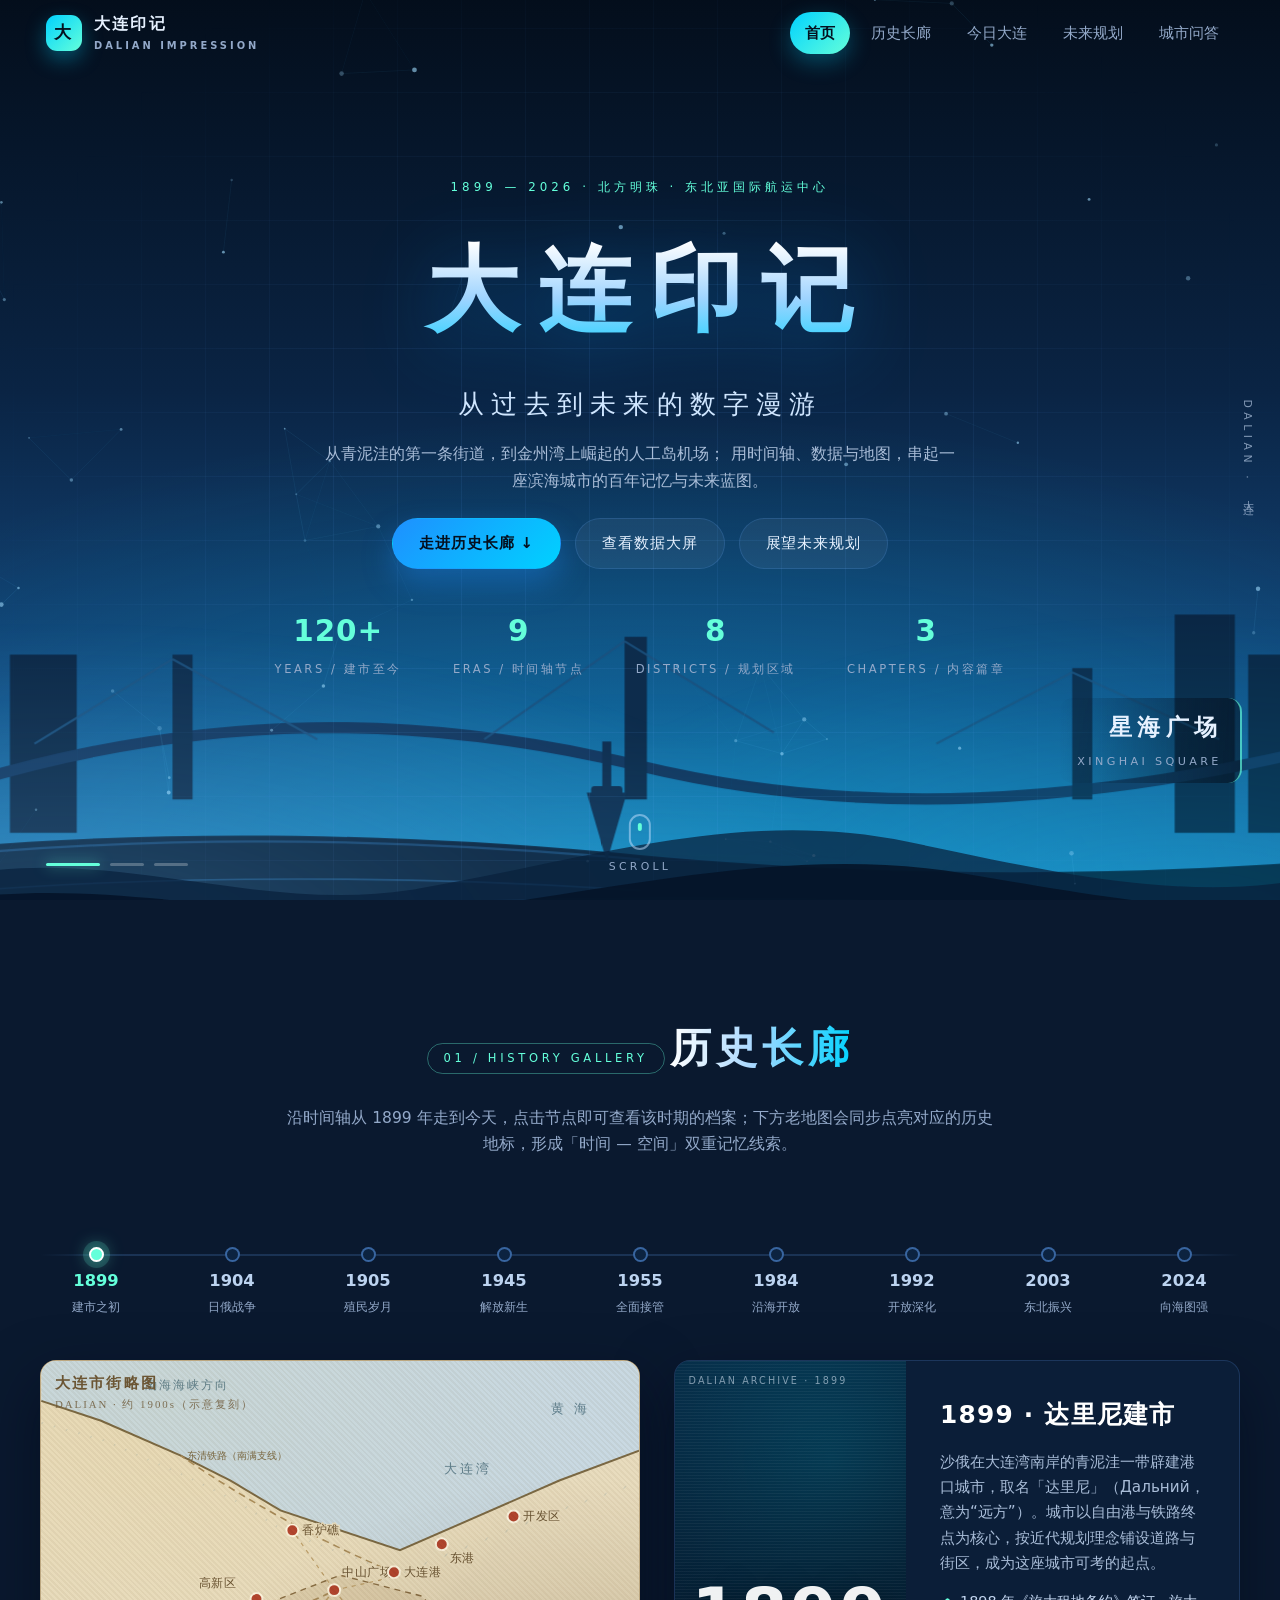
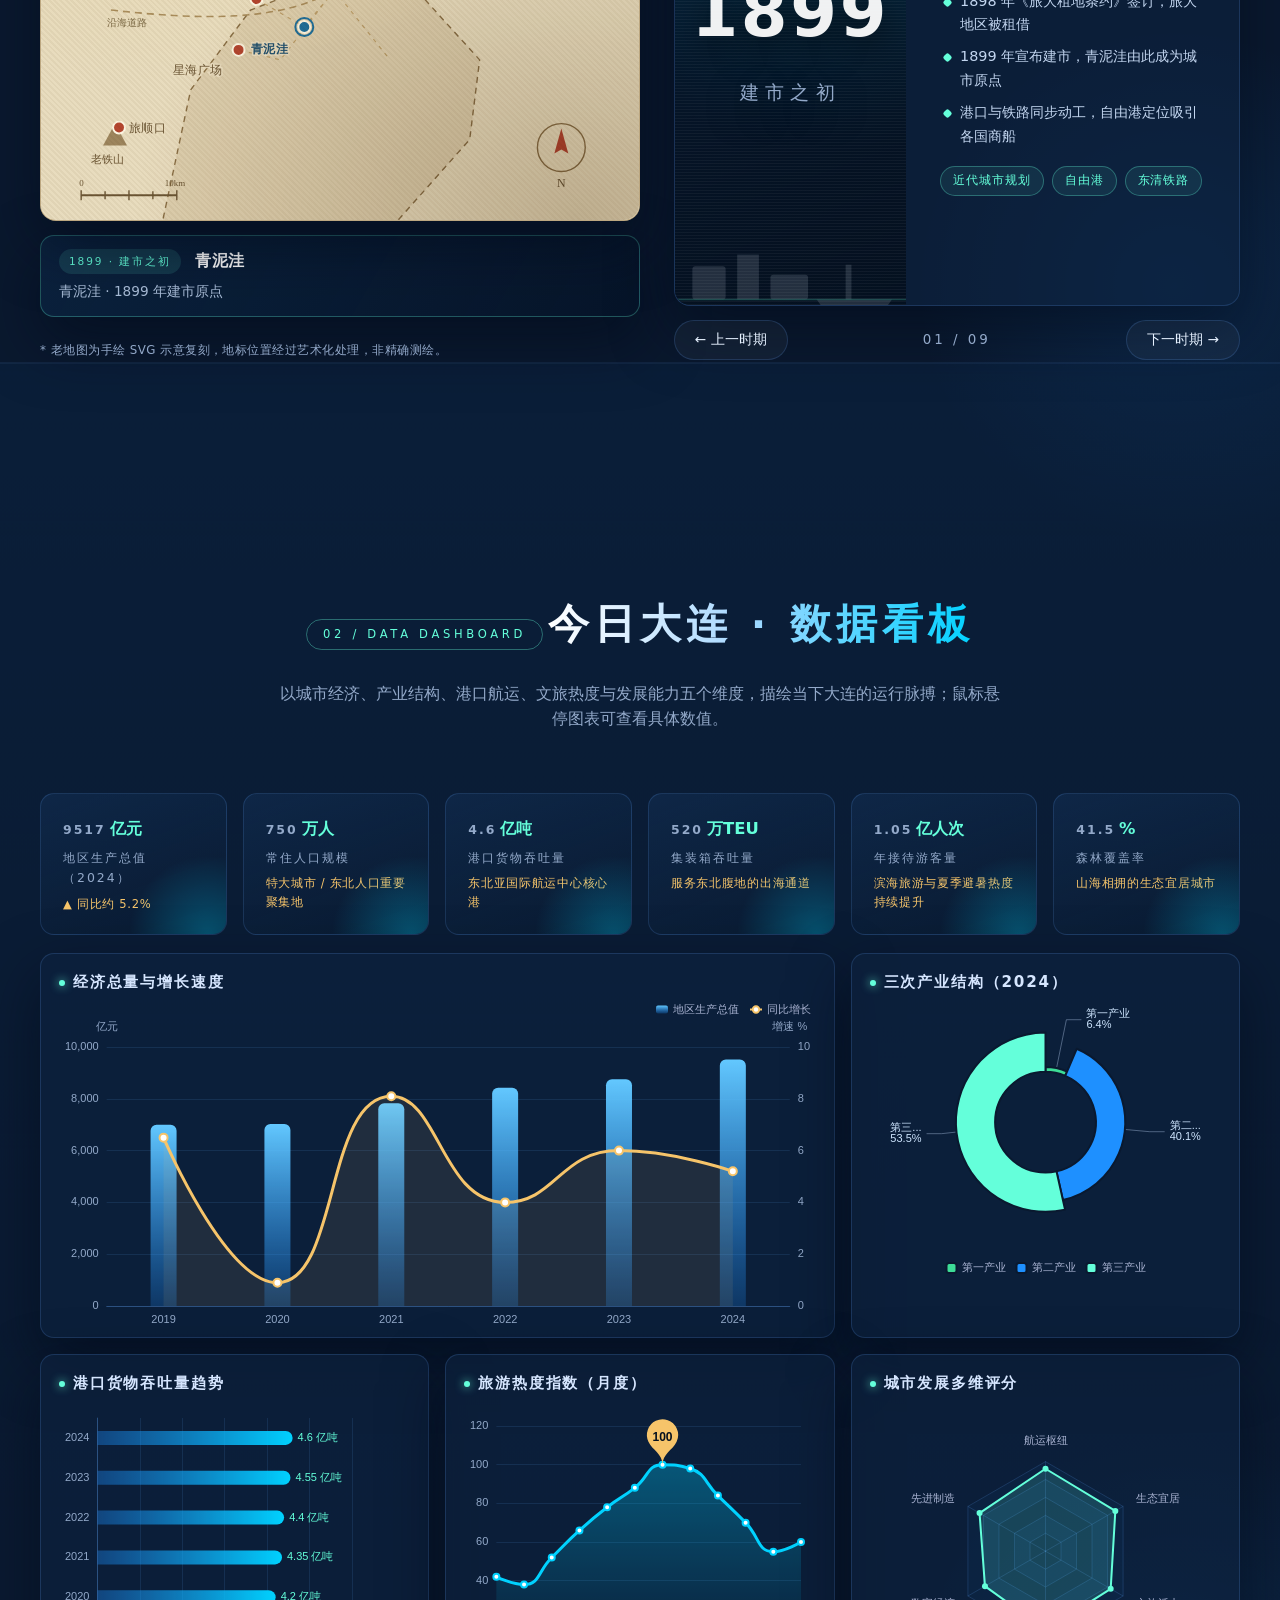
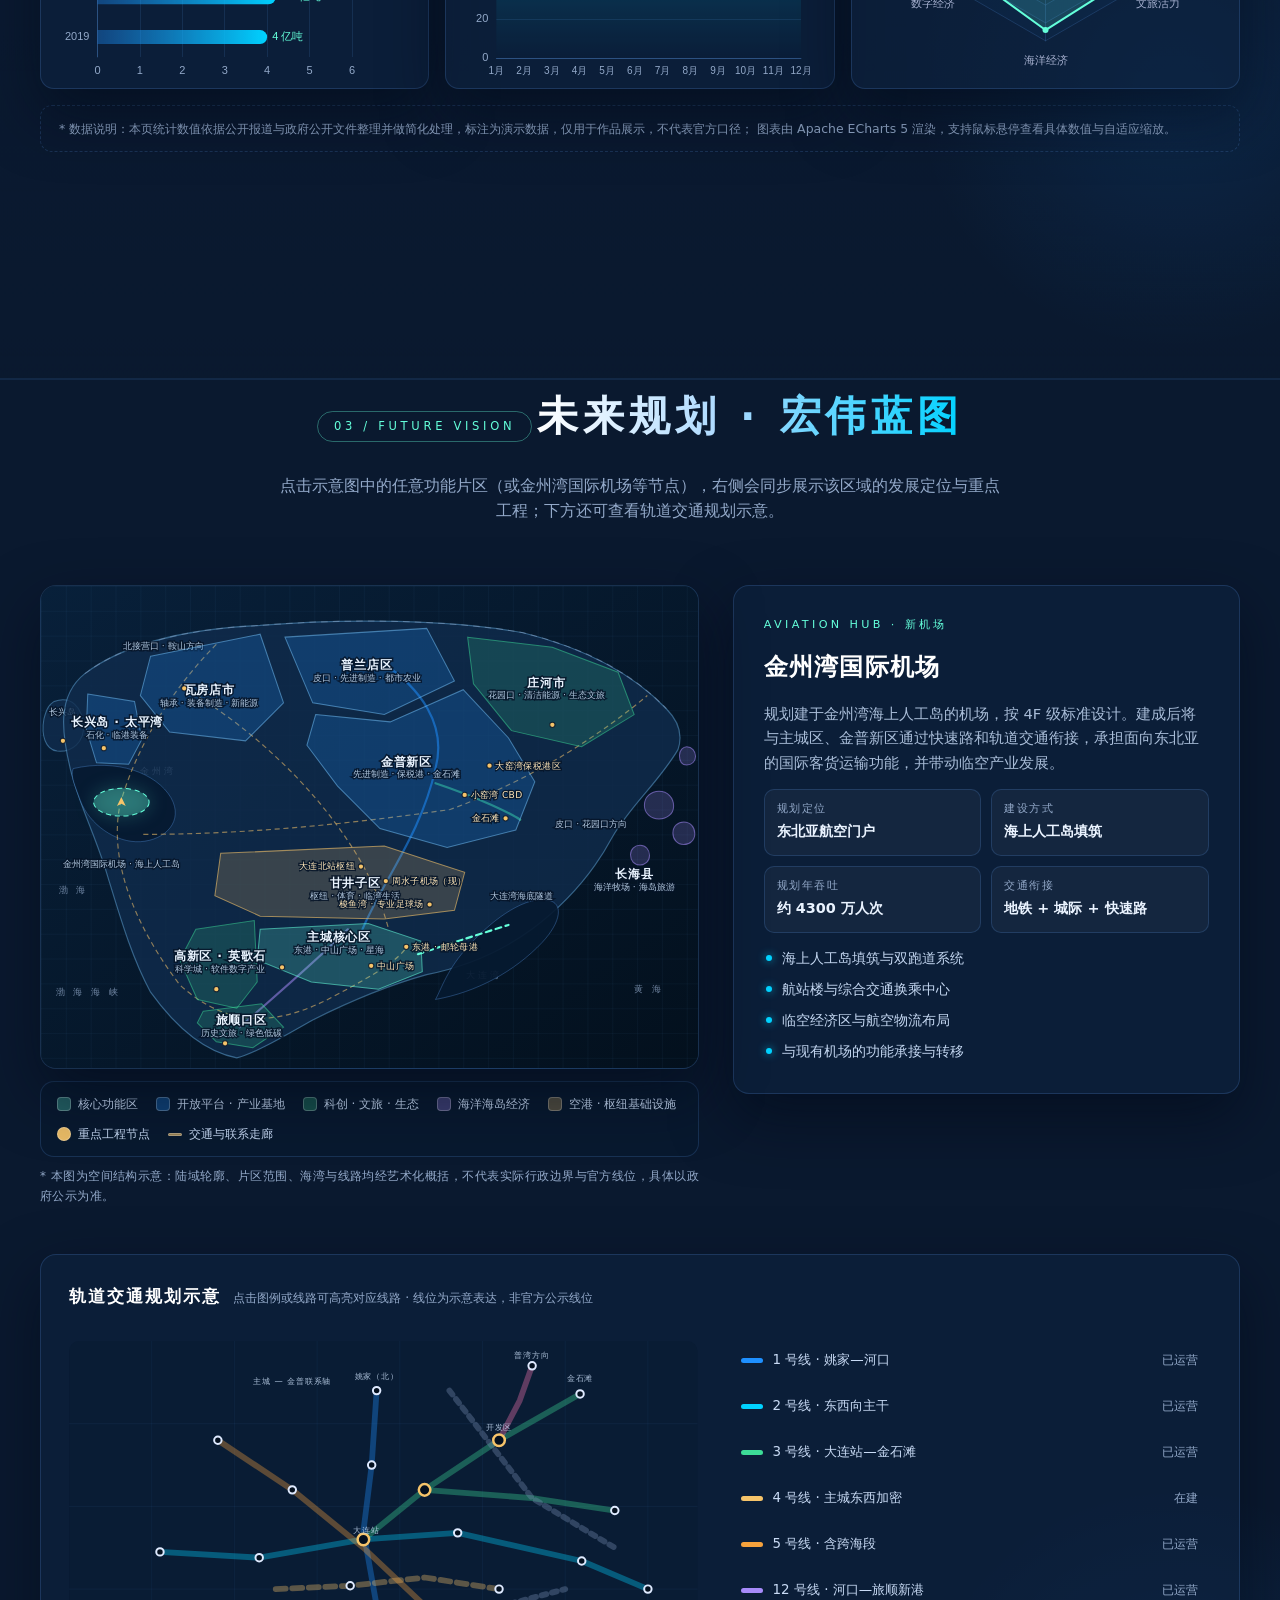
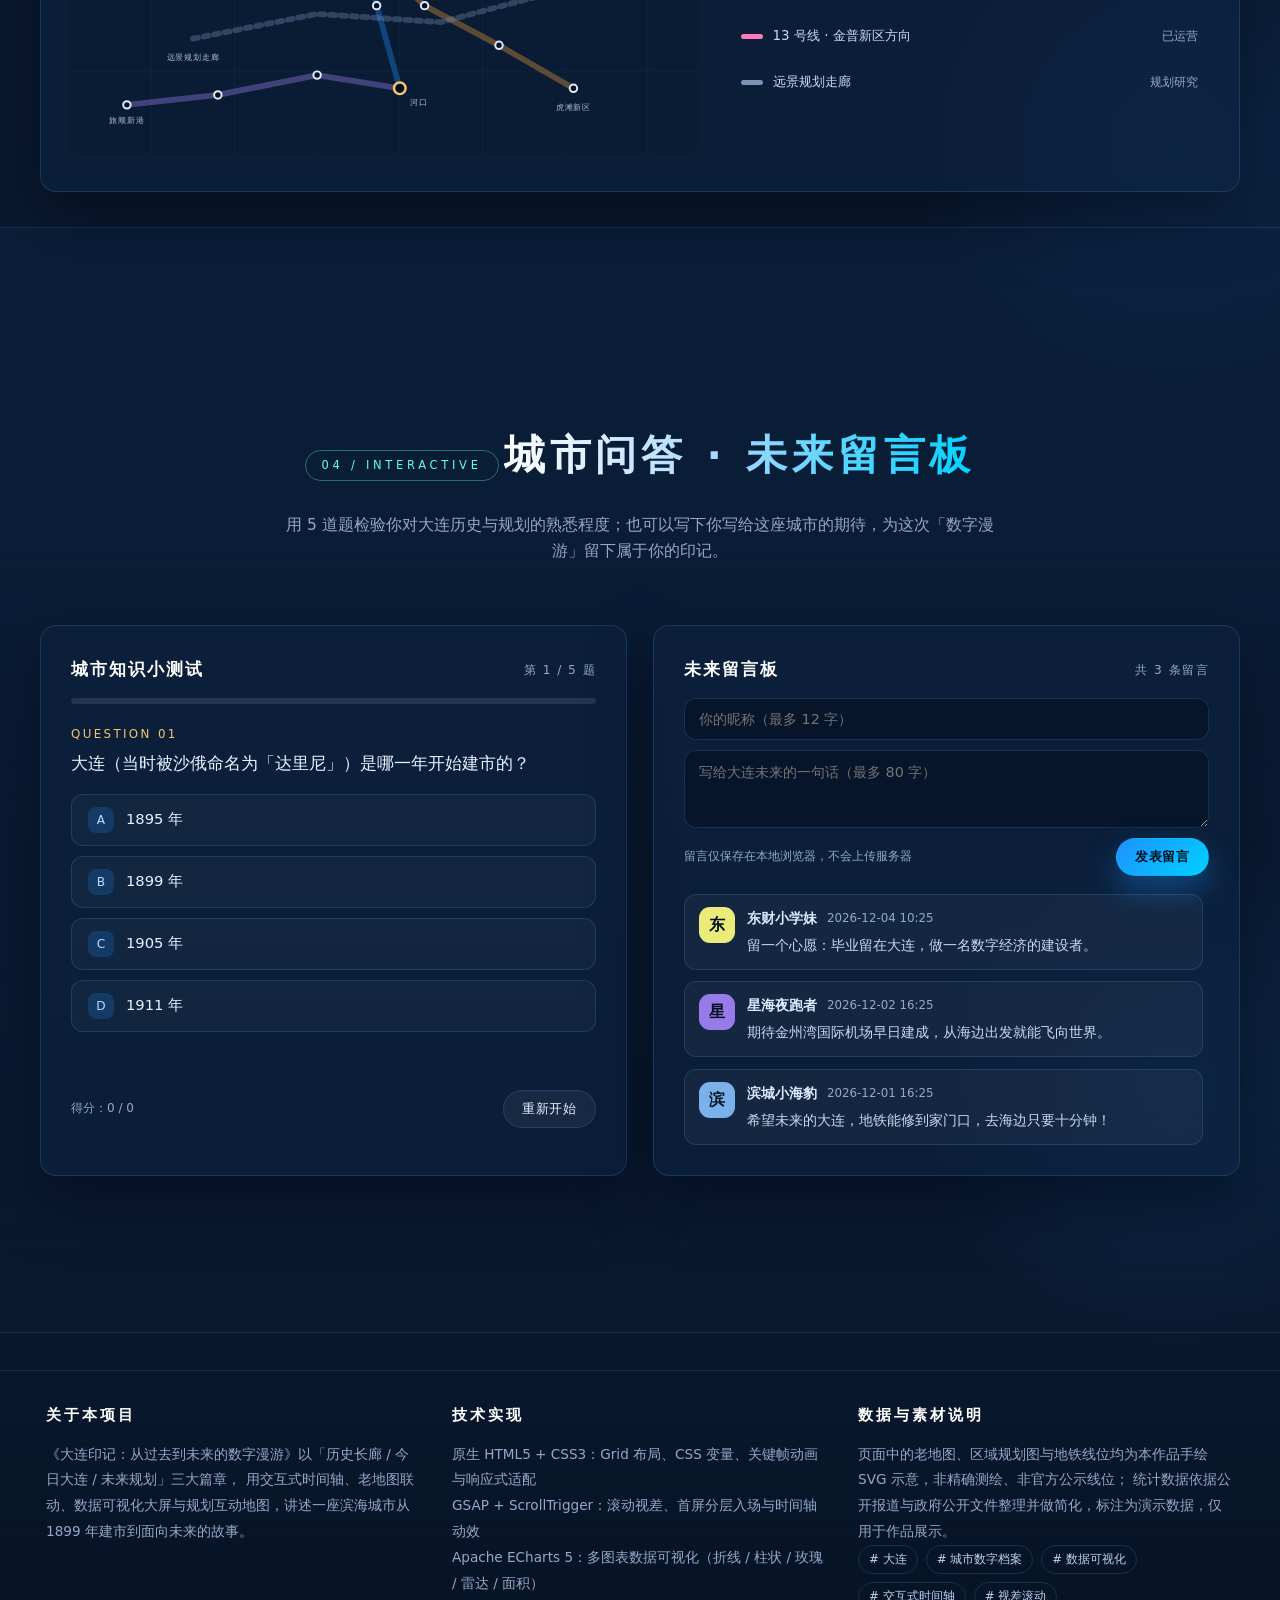
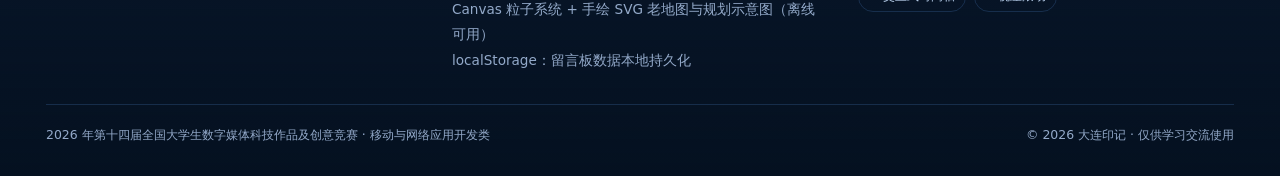
<file: index.html>
<!DOCTYPE html>
<html lang="zh-CN">
<head>
    <meta charset="UTF-8">
    <meta name="viewport" content="width=device-width, initial-scale=1.0">
    <meta name="description" content="大连印记：从过去到未来的数字漫游 —— 以交互式时间轴、数据可视化大屏与未来规划互动地图，呈现大连百年城市变迁与宏伟蓝图。">
    <meta name="keywords" content="大连,大连历史,大连未来规划,金普新区,金州湾国际机场,数据可视化,交互式时间轴,数字漫游,城市档案">
    <meta name="author" content="大连印记项目组">
    <meta name="theme-color" content="#04101f">
    <meta name="format-detection" content="telephone=no">
    <title>大连印记：从过去到未来的数字漫游</title>

    <!-- 站点地址（线上真实网址；如后续重命名站点，请同步替换此处的 3 处地址） -->
    <link rel="canonical" href="https://joyful-queijadas-62ea77.netlify.app/">
    <meta property="og:type" content="website">
    <meta property="og:site_name" content="大连印记：从过去到未来的数字漫游">
    <meta property="og:title" content="大连印记：从过去到未来的数字漫游">
    <meta property="og:description" content="沿交互式时间轴从 1899 年走到今天，看数据可视化大屏与未来规划互动地图中的大连。">
    <meta property="og:url" content="https://joyful-queijadas-62ea77.netlify.app/">
    <meta property="og:locale" content="zh_CN">
    <meta property="og:image" content="https://joyful-queijadas-62ea77.netlify.app/favicon.svg">
    <meta name="twitter:card" content="summary_large_image">
    <meta name="twitter:title" content="大连印记：从过去到未来的数字漫游">
    <meta name="twitter:description" content="交互式时间轴 + 数据可视化大屏 + 未来规划互动地图，讲述一座滨海城市的百年与未来。">

    <!-- 站点图标与清单（支持添加到手机桌面、全屏运行） -->
    <link rel="icon" href="favicon.svg" type="image/svg+xml">
    <link rel="apple-touch-icon" href="favicon.svg">
    <link rel="manifest" href="site.webmanifest">

    <link rel="stylesheet" href="css/style.css">

    <!-- 依赖库：优先加载本地 vendor（断网也能正常展示），若缺失则自动回退到 CDN -->
    <script src="vendor/echarts.min.js"></script>
    <script src="vendor/gsap.min.js"></script>
    <script src="vendor/ScrollTrigger.min.js"></script>
    <script>
        if (typeof echarts === 'undefined') {
            document.write('<script src="https://cdn.jsdelivr.net/npm/echarts@5.4.3/dist/echarts.min.js"><\/script>');
        }
        if (typeof gsap === 'undefined') {
            document.write('<script src="https://cdnjs.cloudflare.com/ajax/libs/gsap/3.12.2/gsap.min.js"><\/script>');
        }
        if (typeof ScrollTrigger === 'undefined') {
            document.write('<script src="https://cdnjs.cloudflare.com/ajax/libs/gsap/3.12.2/ScrollTrigger.min.js"><\/script>');
        }
    </script>
</head>
<body>

    <!-- 加载开场 -->
    <div id="loader" role="status" aria-live="polite">
        <div class="loader-ring"></div>
        <p class="loader-title">大连印记</p>
        <div class="loader-bar"><i></i></div>
        <p class="loader-sub">Dalian Impression · Loading</p>
    </div>

    <!-- 顶部导航 -->
    <nav class="nav" id="nav">
        <a class="nav-logo" href="#hero">
            <span class="logo-mark">大</span>
            <span>
                <strong>大连印记</strong>
                <em>DALIAN IMPRESSION</em>
            </span>
        </a>
        <div class="nav-links" id="navLinks">
            <a href="#hero" class="is-active">首页</a>
            <a href="#history">历史长廊</a>
            <a href="#data">今日大连</a>
            <a href="#future">未来规划</a>
            <a href="#quiz">城市问答</a>
        </div>
        <button class="nav-toggle" id="navToggle" aria-label="展开导航菜单" aria-expanded="false"><span></span></button>
        <div class="nav-progress" id="navProgress"></div>
    </nav>

    <!-- ===== 01 首屏 Hero ===== -->
    <header class="hero" id="hero">
        <div class="hero-mouse" id="heroMouse">
            <div class="hero-bg" id="heroBg">
                <!-- 三幕地标"混剪"轮播：全部为手绘 SVG 场景，离线亦可正常展示 -->
                <div class="scene scene--0 is-active" data-scene="0">
                    <div class="scene-sky"></div>
                    <svg class="scene-art" viewBox="0 0 1440 460" aria-hidden="true">
                        <g fill="#0b2745">
                            <rect x="40" y="196" width="52" height="180" />
                            <rect x="104" y="164" width="38" height="212" />
                            <rect x="154" y="216" width="60" height="160" />
                            <rect x="1200" y="180" width="54" height="196" />
                            <rect x="1266" y="216" width="42" height="160" />
                            <rect x="1320" y="152" width="58" height="224" />
                        </g>
                        <path d="M120 330 C330 268 520 268 720 316 C920 364 1120 350 1330 300" fill="none" stroke="#12365e" stroke-width="10" stroke-linecap="round" />
                        <g fill="#0d2c4c">
                            <rect x="300" y="216" width="18" height="130" />
                            <rect x="706" y="200" width="20" height="146" />
                            <rect x="1108" y="228" width="18" height="118" />
                        </g>
                        <g stroke="#1c527f" stroke-width="2" fill="none" opacity=".85">
                            <path d="M300 220 L430 292 M300 220 L176 296" />
                            <path d="M706 204 L840 286 M706 204 L580 292" />
                            <path d="M1108 232 L1240 292 M1108 232 L986 296" />
                        </g>
                        <path d="M0 400 C220 372 470 372 720 396 C980 420 1220 414 1440 392 L1440 460 L0 460 Z" fill="#08203a" />
                        <path d="M40 402 C260 378 480 378 720 400" fill="none" stroke="#1b4b78" stroke-width="2" opacity=".8" />
                        <g fill="#0e2e50">
                            <path d="M690 402 L672 340 L708 340 Z" />
                            <rect x="676" y="334" width="28" height="9" rx="3" />
                            <rect x="686" y="294" width="8" height="42" />
                        </g>
                        <g fill="none" stroke="#2a6ea8" stroke-width="1.4" opacity=".5">
                            <path d="M120 428 C300 414 520 414 720 428" />
                            <path d="M420 444 C620 432 880 432 1080 444" />
                        </g>
                    </svg>
                    <div class="scene-caption">
                        <strong>星海广场</strong>
                        <span>XINGHAI SQUARE</span>
                    </div>
                </div>
                <!-- 场景二：东港商务区 -->
                <div class="scene scene--1" data-scene="1">
                    <div class="scene-sky"></div>
                    <svg class="scene-art" viewBox="0 0 1440 460" aria-hidden="true">
                        <defs>
                            <pattern id="winPattern" width="12" height="16" patternUnits="userSpaceOnUse">
                                <rect width="12" height="16" fill="#131f42" />
                                <rect x="2.5" y="3" width="4" height="5" fill="#8fd8ff" opacity=".7" />
                                <rect x="2.5" y="11" width="4" height="3" fill="#f6c46a" opacity=".45" />
                            </pattern>
                        </defs>
                        <g fill="#131f42">
                            <rect x="238" y="176" width="66" height="216" />
                            <rect x="404" y="204" width="72" height="188" />
                            <rect x="572" y="228" width="64" height="164" />
                            <rect x="736" y="196" width="70" height="196" />
                            <rect x="902" y="232" width="78" height="160" />
                            <rect x="1080" y="214" width="68" height="178" />
                        </g>
                        <g fill="url(#winPattern)">
                            <rect x="330" y="120" width="58" height="272" />
                            <rect x="500" y="146" width="52" height="246" />
                            <rect x="656" y="86" width="60" height="306" />
                            <rect x="828" y="158" width="54" height="234" />
                            <rect x="1002" y="136" width="58" height="256" />
                            <rect x="1170" y="166" width="52" height="226" />
                        </g>
                        <g fill="none" stroke="#4fb2f0" stroke-width="1.5" opacity=".55">
                            <path d="M656 86 L686 60 L716 86" />
                            <path d="M330 120 L359 96 L388 120" />
                            <path d="M1002 136 L1031 112 L1060 136" />
                        </g>
                        <path d="M0 396 C240 380 520 380 780 392 C1040 404 1240 400 1440 388 L1440 460 L0 460 Z" fill="#111c3a" />
                        <g fill="#1b2f57">
                            <path d="M180 396 L360 396 L336 440 L204 440 Z" />
                            <path d="M300 340 L308 396 L292 396 Z" />
                        </g>
                        <g fill="none" stroke="#f6c46a" stroke-width="1.6" opacity=".45">
                            <path d="M120 424 C320 410 560 410 760 424" />
                            <path d="M620 438 C820 426 1060 426 1260 438" />
                        </g>
                    </svg>
                    <div class="scene-caption">
                        <strong>东港商务区</strong>
                        <span>DONGGANG CBD</span>
                    </div>
                </div>
                <!-- 场景三：中山广场 -->
                <div class="scene scene--2" data-scene="2">
                    <div class="scene-sky"></div>
                    <svg class="scene-art" viewBox="0 0 1440 460" aria-hidden="true">
                        <g fill="#2a1e33" opacity=".95">
                            <rect x="60" y="250" width="90" height="120" />
                            <rect x="180" y="228" width="70" height="142" />
                            <rect x="280" y="264" width="86" height="106" />
                            <rect x="1080" y="236" width="82" height="134" />
                            <rect x="1190" y="258" width="96" height="112" />
                            <rect x="1310" y="230" width="72" height="140" />
                        </g>
                        <g stroke="#3c2b47" stroke-width="16" fill="none" stroke-linecap="round">
                            <path d="M720 300 L240 448" />
                            <path d="M720 300 L1200 448" />
                            <path d="M720 300 L80 300" />
                            <path d="M720 300 L1360 300" />
                            <path d="M720 300 L400 128" />
                            <path d="M720 300 L1040 128" />
                        </g>
                        <g fill="#1b2a4a">
                            <circle cx="720" cy="300" r="94" stroke="#3a5a86" stroke-width="4" />
                            <circle cx="720" cy="300" r="52" stroke="#4a7fb5" stroke-width="3" />
                        </g>
                        <g fill="#14243f" stroke="#33507d" stroke-width="1.5">
                            <rect x="600" y="196" width="80" height="52" rx="6" />
                            <rect x="760" y="196" width="80" height="52" rx="6" />
                            <rect x="600" y="352" width="80" height="52" rx="6" />
                            <rect x="760" y="352" width="80" height="52" rx="6" />
                        </g>
                        <g fill="#1c3f6b" stroke="#4a7fb5" stroke-width="1.5">
                            <circle cx="640" cy="196" r="22" />
                            <circle cx="800" cy="196" r="22" />
                            <circle cx="640" cy="352" r="22" />
                            <circle cx="800" cy="352" r="22" />
                        </g>
                        <circle cx="720" cy="300" r="7" fill="#f6c46a" opacity=".55" />
                        <path d="M0 452 C240 434 520 434 760 446 C1020 460 1240 452 1440 442 L1440 460 L0 460 Z" fill="#120c1c" />
                    </svg>
                    <div class="scene-caption">
                        <strong>中山广场</strong>
                        <span>ZHONGSHAN SQUARE</span>
                    </div>
                </div>

                <!-- 氛围叠加层 -->
                <div class="hero-grid"></div>
                <div class="hero-fog"></div>
                <canvas id="particles" aria-hidden="true"></canvas>
                <div class="hero-waves">
                    <svg viewBox="0 0 1440 160" preserveAspectRatio="none" aria-hidden="true">
                        <path d="M0 96 C160 60 320 132 480 108 C660 80 820 24 1000 60 C1160 92 1300 124 1440 92 L1440 160 L0 160 Z" fill="rgba(9,32,60,.72)" />
                        <path d="M0 118 C180 92 340 148 520 128 C700 108 880 62 1060 92 C1220 118 1340 138 1440 118 L1440 160 L0 160 Z" fill="rgba(5,20,40,.9)" />
                    </svg>
                </div>
                <!--
                    三幕地标场景（星海广场 / 东港商务区 / 中山广场），全部为手绘 SVG，离线可正常展示。
                    如需替换为实拍素材，可任选其一：
                    1）把对应 .scene-sky 的背景改为 background-image: url('images/xxx.jpg')；
                    2）在 .scene 内放置照片：<img class="scene-art" src="images/xxx.jpg" alt="星海广场">
                    3）在 .scene 内放置视频（静音自动播放）：
                       <video class="scene-art" src="videos/xinghai.mp4" autoplay muted loop playsinline></video>
                -->



            </div>
        </div>

        <!-- 首屏文案 -->
        <div class="hero-inner">
            <p class="hero-eyebrow" id="heroEyebrow">1899 — 2026 · 北方明珠 · 东北亚国际航运中心</p>
            <h1 class="hero-title" id="heroTitle">大连印记</h1>
            <h2 class="hero-sub" id="heroSub">从过去到未来的数字漫游</h2>
            <p class="hero-desc" id="heroDesc">
                从青泥洼的第一条街道，到金州湾上崛起的人工岛机场；
                用时间轴、数据与地图，串起一座滨海城市的百年记忆与未来蓝图。
            </p>
            <div class="hero-actions" id="heroActions">
                <a class="btn btn-primary" href="#history">走进历史长廊 ↓</a>
                <a class="btn" href="#data">查看数据大屏</a>
                <a class="btn" href="#future">展望未来规划</a>
            </div>
            <div class="hero-stats" id="heroStats">
                <div><b>120+</b><span>YEARS / 建市至今</span></div>
                <div><b>9</b><span>ERAS / 时间轴节点</span></div>
                <div><b>8</b><span>DISTRICTS / 规划区域</span></div>
                <div><b>3</b><span>CHAPTERS / 内容篇章</span></div>
            </div>
        </div>

        <!-- 场景切换与滚动提示 -->
        <div class="scene-dots" id="sceneDots" role="tablist" aria-label="首屏地标场景切换">
            <button class="is-active" data-scene-to="0" aria-label="星海广场"></button>
            <button data-scene-to="1" aria-label="东港商务区"></button>
            <button data-scene-to="2" aria-label="中山广场"></button>
        </div>
        <div class="scroll-hint">
            <span class="mouse"></span>
            <span>SCROLL</span>
        </div>
        <div class="hero-aside" aria-hidden="true">
            <span>DALIAN · 大连</span>
        </div>
    </header>

    <!-- ===== 02 历史长廊 ===== -->
    <section class="section section-wide" id="history">
        <div class="section-head reveal">
            <span class="section-tag">01 / HISTORY GALLERY</span>
            <h2 class="section-title">历史长廊</h2>
            <p class="section-desc">
                沿时间轴从 1899 年走到今天，点击节点即可查看该时期的档案；下方老地图会同步点亮对应的历史地标，形成「时间 — 空间」双重记忆线索。
            </p>
        </div>

        <div class="history-layout">
            <!-- 交互式时间轴（全宽） -->
            <div class="timeline-track reveal" id="timelineTrack" role="tablist" aria-label="历史时期时间轴"></div>

            <div class="history-body">
                <!-- 老地图示意 + 地标联动 -->
                <div class="history-map-col reveal">
                <div class="oldmap" id="oldMap">
                    <div class="oldmap-caption">
                        <strong>大连市街略图</strong>
                        <span>DALIAN · 约 1900s（示意复刻）</span>
                    </div>
                    <svg viewBox="0 0 600 460" role="img" aria-label="大连老地图示意图，可点击地标查看对应历史时期">
                        <defs>
                            <pattern id="mapShallow" width="12" height="12" patternUnits="userSpaceOnUse" patternTransform="rotate(35)">
                                <line x1="0" y1="0" x2="0" y2="12" stroke="rgba(120,150,160,.5)" stroke-width="1" />
                            </pattern>
                        </defs>
                        <rect width="600" height="460" fill="#e8dcbe" />
                        <!-- 海域 -->
                        <path d="M0 0 H600 V90 L520 120 L360 190 L240 150 L190 120 L140 95 L60 60 L0 40 Z" fill="#c9d9e2" />
                        <path d="M0 40 L60 60 L140 95 L190 120 L240 150 L360 190 L520 120 L600 90" fill="none" stroke="#7c6a45" stroke-width="2" />
                        <path d="M0 62 L64 80 L146 116 L196 141 L246 172 L358 214 L514 152 L600 122" fill="none" stroke="url(#mapShallow)" stroke-width="2" />
                        <!-- 海域注记 -->
                        <text x="404" y="112" fill="#5f7f8d" font-size="13" font-family="Songti SC, SimSun, serif" letter-spacing="3">大连湾</text>
                        <text x="512" y="52" fill="#5f7f8d" font-size="13" font-family="Songti SC, SimSun, serif" letter-spacing="3">黄 海</text>
                        <text x="104" y="28" fill="#5f7f8d" font-size="12" font-family="Songti SC, SimSun, serif" letter-spacing="2">渤海海峡方向</text>
                        <!-- 城区范围 -->
                        <path d="M120 470 L150 330 L210 250 L300 215 L382 236 L440 300 L430 380 L350 470 Z" fill="rgba(160,130,80,.16)" stroke="#8a6f45" stroke-width="1.4" stroke-dasharray="6 5" />
                        <!-- 铁路与道路 -->
                        <g fill="none" stroke="#a98d5c" stroke-width="1.6" stroke-dasharray="7 5">
                            <path d="M354 212 C300 190 220 150 140 95" />
                            <path d="M70 250 C160 260 240 262 294 230" />
                        </g>
                        <g fill="none" stroke="#b99a63" stroke-width="1.2" stroke-dasharray="4 5" opacity=".9">
                            <path d="M294 230 L240 300 L198 290" />
                            <path d="M294 230 L350 300" />
                            <path d="M294 230 L252 170" />
                            <path d="M294 230 L340 220 L354 212" />
                            <path d="M294 230 L264 267 L216 239" />
                        </g>
                        <text x="146" y="98" fill="#7c6a45" font-size="10" font-family="Songti SC, SimSun, serif">东清铁路（南满支线）</text>
                        <text x="66" y="266" fill="#7c6a45" font-size="10" font-family="Songti SC, SimSun, serif">沿海道路</text>
                        <!-- 老铁山 -->
                        <path d="M62 386 L74 364 L86 386 Z" fill="#8a6f45" opacity=".8" />
                        <text x="50" y="404" fill="#6b5533" font-size="11" font-family="Songti SC, SimSun, serif">老铁山</text>
                        <!-- 指北针与比例尺 -->
                        <g transform="translate(522,388)">
                            <circle r="24" fill="none" stroke="#8a6f45" stroke-width="1.4" />
                            <path d="M0 -19 L7 6 L0 2 L-7 6 Z" fill="#b4462f" />
                            <text x="0" y="40" fill="#6b5533" font-size="12" text-anchor="middle" font-family="Songti SC, SimSun, serif">N</text>
                        </g>
                        <g transform="translate(40,436)">
                            <path d="M0 0 H96" stroke="#6b5533" stroke-width="2" />
                            <path d="M0 -5 V5 M24 -4 V4 M48 -5 V5 M72 -4 V4 M96 -5 V5" stroke="#6b5533" stroke-width="1.4" />
                            <text x="-2" y="-9" fill="#6b5533" font-size="9" font-family="Songti SC, SimSun, serif">0</text>
                            <text x="84" y="-9" fill="#6b5533" font-size="9" font-family="Songti SC, SimSun, serif">10km</text>
                        </g>
                        <!-- 可交互地标（由 main.js 生成并联动） -->
                        <g id="mapPoints"></g>
                    </svg>
                </div>

                <!-- 事件信息条：固定位置展示当前地标事件，不遮挡地图上的其他地标 -->
                <div class="map-event" id="mapEvent">
                    <span class="map-event-tag" id="mapEventTag">当前地标</span>
                    <b id="mapEventName">青泥洼</b>
                    <p id="mapEventText">1899 年，沙俄在大连湾南岸的青泥洼一带建市，这里是这座城市可考的起点。</p>
                </div>
                <p class="map-note">* 老地图为手绘 SVG 示意复刻，地标位置经过艺术化处理，非精确测绘。</p>
            </div>

                <!-- 时代档案卡片：高度随左侧地图固定，内容过长时卡片内部滚动 -->
                <div class="history-era-col reveal" data-delay="2">
                <article class="era-card" id="eraCard">
                    <div class="era-media" id="eraMedia">
                        <span class="era-stamp" id="eraStamp">DALIAN ARCHIVE · 1899</span>
                        <div class="era-year" id="eraYear">1899<small>建市之初</small></div>
                        <svg class="era-art" id="eraArt" viewBox="0 0 320 140" aria-hidden="true"></svg>
                    </div>
                    <div class="era-body">
                        <h3 id="eraTitle">1899 · 达里尼建市</h3>
                        <p id="eraDesc"></p>
                        <ul class="era-facts" id="eraFacts"></ul>
                        <div class="era-tags" id="eraTags"></div>
                    </div>
                </article>
                <div class="timeline-ctrl">
                    <button type="button" id="eraPrev">← 上一时期</button>
                    <span class="era-index" id="eraIndex">01 / 09</span>
                    <button type="button" id="eraNext">下一时期 →</button>
                </div>
                </div>
            </div>
        </div>
    </section>

    <!-- ===== 03 今日大连 · 数据看板 ===== -->
    <section class="section section-wide section-alt" id="data">
        <div class="section-head reveal">
            <span class="section-tag">02 / DATA DASHBOARD</span>
            <h2 class="section-title">今日大连 · 数据看板</h2>
            <p class="section-desc">
                以城市经济、产业结构、港口航运、文旅热度与发展能力五个维度，描绘当下大连的运行脉搏；鼠标悬停图表可查看具体数值。
            </p>
        </div>

        <!-- 关键指标 -->
        <div class="kpi-strip">
            <div class="kpi reveal">
                <b><span class="kpi-num" data-count="9517">0</span><i>亿元</i></b>
                <span>地区生产总值（2024）</span>
                <em>▲ 同比约 5.2%</em>
            </div>
            <div class="kpi reveal" data-delay="1">
                <b><span class="kpi-num" data-count="750">0</span><i>万人</i></b>
                <span>常住人口规模</span>
                <em>特大城市 / 东北人口重要聚集地</em>
            </div>
            <div class="kpi reveal" data-delay="2">
                <b><span class="kpi-num" data-count="4.6" data-decimals="1">0</span><i>亿吨</i></b>
                <span>港口货物吞吐量</span>
                <em>东北亚国际航运中心核心港</em>
            </div>
            <div class="kpi reveal" data-delay="3">
                <b><span class="kpi-num" data-count="520">0</span><i>万TEU</i></b>
                <span>集装箱吞吐量</span>
                <em>服务东北腹地的出海通道</em>
            </div>
            <div class="kpi reveal" data-delay="4">
                <b><span class="kpi-num" data-count="1.05" data-decimals="2">0</span><i>亿人次</i></b>
                <span>年接待游客量</span>
                <em>滨海旅游与夏季避暑热度持续提升</em>
            </div>
            <div class="kpi reveal" data-delay="4">
                <b><span class="kpi-num" data-count="41.5" data-decimals="1">0</span><i>%</i></b>
                <span>森林覆盖率</span>
                <em>山海相拥的生态宜居城市</em>
            </div>
        </div>
        <!-- 图表矩阵 -->
        <div class="dash-grid">
            <div class="dash-card dash-card--wide reveal">
                <h3>经济总量与增长速度</h3>
                <div class="chart chart--lg" id="chartGdp"></div>
            </div>
            <div class="dash-card reveal" data-delay="1">
                <h3>三次产业结构（2024）</h3>
                <div class="chart" id="chartIndustry"></div>
            </div>
            <div class="dash-card reveal" data-delay="2">
                <h3>港口货物吞吐量趋势</h3>
                <div class="chart" id="chartPort"></div>
            </div>
            <div class="dash-card reveal" data-delay="3">
                <h3>旅游热度指数（月度）</h3>
                <div class="chart" id="chartTourism"></div>
            </div>
            <div class="dash-card reveal" data-delay="4">
                <h3>城市发展多维评分</h3>
                <div class="chart" id="chartRadar"></div>
            </div>
        </div>

        <p class="data-note">
            * 数据说明：本页统计数值依据公开报道与政府公开文件整理并做简化处理，标注为演示数据，仅用于作品展示，不代表官方口径；
            图表由 Apache ECharts 5 渲染，支持鼠标悬停查看具体数值与自适应缩放。
        </p>

    </section>

    <!-- ===== 04 未来规划 ===== -->
    <section class="section section-wide" id="future">
        <div class="section-head reveal">
            <span class="section-tag">03 / FUTURE VISION</span>
            <h2 class="section-title">未来规划 · 宏伟蓝图</h2>
            <p class="section-desc">
                点击示意图中的任意功能片区（或金州湾国际机场等节点），右侧会同步展示该区域的发展定位与重点工程；下方还可查看轨道交通规划示意。
            </p>
        </div>

        <div class="future-layout">
            <!-- 区域规划互动示意图 -->
            <div class="reveal">
                <div class="plan-map" id="planMap">
                    <svg class="plan-svg" viewBox="0 0 900 660" role="img" aria-label="大连国土空间与未来规划示意图（示意），可点击各功能片区查看规划介绍">
                        <defs>
                            <linearGradient id="seaGrad" x1="0" y1="0" x2="1" y2="1">
                                <stop offset="0" stop-color="#08203a" />
                                <stop offset="1" stop-color="#03101d" />
                            </linearGradient>
                            <pattern id="seaGrid" width="34" height="34" patternUnits="userSpaceOnUse">
                                <path d="M34 0 H0 V34" fill="none" stroke="rgba(100,168,255,.11)" stroke-width="1" />
                            </pattern>
                        </defs>
                        <rect width="900" height="660" fill="url(#seaGrad)" />
                        <rect width="900" height="660" fill="url(#seaGrid)" />

                        <!-- 海域注记 -->
                        <text class="plan-city-label" x="24" y="420">渤 海</text>
                        <text class="plan-city-label" x="20" y="560">渤 海 海 峡</text>
                        <text class="plan-city-label" x="812" y="556">黄 海</text>
                        <text class="plan-city-label" x="160" y="258" text-anchor="middle" font-size="13" fill="rgba(120,190,240,.8)" letter-spacing="2">金州湾</text>
                        <text class="plan-city-label" x="606" y="536" text-anchor="middle" font-size="13" fill="rgba(120,190,240,.8)" letter-spacing="2">大连湾</text>

                        <!-- 长兴岛（离岸岛） -->
                        <path class="plan-island-shape" d="M18 158 C42 150 56 166 58 190 C60 214 42 228 22 226 C6 224 0 204 4 182 C8 166 12 162 18 158 Z" />
                        <text class="plan-region-sub" x="30" y="176" text-anchor="middle">长兴岛</text>

                        <!-- 陆域轮廓：辽东半岛南端 · 大连市域（示意） -->
                        <path class="plan-land" d="M60 120 C118 76 210 58 300 54 C420 44 560 46 660 64 C740 84 806 116 856 168 C874 186 878 206 872 224 C846 268 806 302 782 344 C752 400 712 440 672 470 C628 502 578 522 528 532 C470 548 420 570 372 594 C330 618 292 640 268 646 C226 638 186 606 150 556 C124 508 108 452 92 400 C76 344 52 300 40 250 C28 200 22 150 60 120 Z" />

                        <!-- 主要海湾（切入陆域，形成可辨识的海湾形态） -->
                        <path class="plan-water" d="M44 250 C104 236 158 256 178 290 C196 322 170 348 136 350 C102 352 66 326 54 294 C46 272 40 260 44 250 Z" />
                        <path class="plan-water" d="M540 566 C596 556 648 528 686 488 C712 460 716 434 694 430 C666 424 622 452 586 492 C556 524 548 552 540 566 Z" />

                        <!-- 市域北界 -->
                        <path class="plan-border" d="M60 120 C118 76 210 58 300 54 C420 44 560 46 660 64 C740 84 806 116 856 168" />
                        <text class="plan-region-sub" x="112" y="86">北接营口 · 鞍山方向</text>

                        <!-- 交通与联系走廊 -->
                        <path class="plan-route" d="M240 80 C180 140 130 220 108 300 C92 380 132 470 190 546 C260 610 330 600 404 560 C460 530 490 512 502 492" />
                        <path class="plan-route" d="M140 340 C280 340 420 326 560 306 C680 262 770 200 830 150" />
                        <path class="plan-route" d="M196 140 C300 200 400 300 450 400 C466 434 472 456 476 470" />
                        <path class="plan-metro" d="M440 470 C470 400 520 340 540 250 C556 190 520 140 466 104" stroke="rgba(30,144,255,.7)" />
                        <path class="plan-metro" d="M420 470 C370 520 310 570 272 604" stroke="rgba(167,139,250,.7)" />
                        <path class="plan-metro" d="M540 270 C600 290 644 312 656 320" stroke="rgba(61,220,151,.7)" />
                        <path class="plan-tunnel" d="M516 504 C552 492 596 478 640 464" />
                        <text class="plan-region-sub" x="614" y="428">大连湾海底隧道</text>
                        <text class="plan-region-sub" x="704" y="330">皮口 · 花园口方向</text>

                        <!-- 规划功能片区（由 main.js 依据数据渲染，可点击） -->
                        <g id="planRegions"></g>
                        <g id="planLabels"></g>
                        <!-- 金州湾国际机场（海上人工岛 · 重点工程，可点击查看规划） -->
                        <g class="region-node" data-region="jinzhouwan" tabindex="0" role="button" aria-label="金州湾国际机场">
                            <ellipse class="region region--hub" cx="110" cy="296" rx="38" ry="19" stroke-dasharray="7 5" />
                            <path d="M110 289 L116 301 L110 298 L104 301 Z" fill="#f6c46a" pointer-events="none" />
                            <text class="plan-region-sub" x="110" y="384" text-anchor="middle" pointer-events="none">金州湾国际机场 · 海上人工岛</text>
                        </g>

                        <!-- 重点工程与设施节点 -->
                        <g>
                            <circle class="plan-marker" cx="196" cy="140" r="3.6" />
                            <circle class="plan-marker" cx="86" cy="222" r="3.6" />
                            <circle class="plan-marker" cx="30" cy="212" r="3.6" />
                            <circle class="plan-marker" cx="700" cy="190" r="3.6" />
                            <circle class="plan-marker" cx="614" cy="246" r="3.6" />
                            <text class="plan-marker-text" x="622" y="250">大窑湾保税港区</text>
                            <circle class="plan-marker" cx="580" cy="286" r="3.6" />
                            <text class="plan-marker-text" x="588" y="290">小窑湾 CBD</text>
                            <circle class="plan-marker" cx="636" cy="318" r="3.6" />
                            <text class="plan-marker-text" x="628" y="322" text-anchor="end">金石滩</text>
                            <circle class="plan-marker" cx="438" cy="384" r="3.6" />
                            <text class="plan-marker-text" x="430" y="388" text-anchor="end">大连北站枢纽</text>
                            <circle class="plan-marker" cx="472" cy="404" r="3.6" />
                            <text class="plan-marker-text" x="480" y="408">周水子机场（现）</text>
                            <circle class="plan-marker" cx="532" cy="436" r="3.6" />
                            <text class="plan-marker-text" x="524" y="440" text-anchor="end">梭鱼湾 · 专业足球场</text>
                            <circle class="plan-marker" cx="330" cy="522" r="3.6" />
                            <circle class="plan-marker" cx="452" cy="520" r="3.6" />
                            <text class="plan-marker-text" x="460" y="524">中山广场</text>
                            <circle class="plan-marker" cx="500" cy="494" r="3.6" />
                            <text class="plan-marker-text" x="508" y="498">东港 · 邮轮母港</text>
                            <circle class="plan-marker" cx="240" cy="552" r="3.6" />
                            <circle class="plan-marker" cx="252" cy="626" r="3.6" />
                        </g>

                    </svg>
                    <div class="region-tip" id="regionTip"></div>
                </div>
                <div class="plan-legend">
                    <span><i class="tone-core"></i>核心功能区</span>
                    <span><i class="tone-industry"></i>开放平台 · 产业基地</span>
                    <span><i class="tone-eco"></i>科创 · 文旅 · 生态</span>
                    <span><i class="tone-island"></i>海洋海岛经济</span>
                    <span><i class="tone-hub"></i>空港 · 枢纽基础设施</span>
                    <span><i style="background:rgba(246,196,106,.95);border-radius:50%"></i>重点工程节点</span>
                    <span><i style="height:3px;border-radius:2px;background:rgba(246,196,106,.6)"></i>交通与联系走廊</span>
                </div>
                <p class="map-note">* 本图为空间结构示意：陆域轮廓、片区范围、海湾与线路均经艺术化概括，不代表实际行政边界与官方线位，具体以政府公示为准。</p>
            </div>

            <!-- 区域规划详情 -->
            <aside class="plan-detail reveal" data-delay="2" id="planDetail">
                <span class="plan-eyebrow" id="planEyebrow">CLICK A REGION</span>
                <h3 id="planTitle">点击左侧地图上的区域节点</h3>
                <p id="planDesc">共有 8 个重点区域：金州湾国际机场、金普新区、大连湾·梭鱼湾、东港商务区、高新区·英歌石、旅顺口区、长兴岛、长海县。每个区域都有自己的发展定位与关键工程。</p>
                <div class="plan-kv" id="planKv"></div>
                <ul class="plan-list" id="planList"></ul>
            </aside>
        </div>
        <!-- 轨道交通规划示意 -->
        <div class="metro-panel reveal">
            <div class="metro-head">
                <h3>轨道交通规划示意</h3>
                <p>点击图例或线路可高亮对应线路 · 线位为示意表达，非官方公示线位</p>
            </div>
            <div>
                <svg class="metro-svg" viewBox="0 0 760 500" role="img" aria-label="大连轨道交通规划示意图">
                    <rect width="760" height="500" rx="12" fill="rgba(8,26,48,.45)" />
                    <g stroke="rgba(100,168,255,.07)" stroke-width="1">
                        <path d="M0 100 H760 M0 200 H760 M0 300 H760 M0 400 H760" />
                        <path d="M100 0 V500 M200 0 V500 M300 0 V500 M400 0 V500 M500 0 V500 M600 0 V500 M700 0 V500" />
                    </g>
                    <!-- 线路 -->
                    <polyline class="metro-line" data-line="m1" points="372,60 366,150 356,230 372,320 400,420" stroke="#1e90ff" />
                    <polyline class="metro-line" data-line="m2" points="110,255 230,262 356,240 470,232 620,266 700,300" stroke="#00d2ff" />
                    <polyline class="metro-line" data-line="m3" points="356,240 430,180 520,120 618,64" stroke="#3ddc97" />
                    <polyline class="metro-line" data-line="m3" points="430,180 560,190 660,205" stroke="#3ddc97" />
                    <polyline class="metro-line" data-line="m4" points="250,300 340,296 430,286 520,300" stroke="#f6c46a" stroke-dasharray="12 8" />
                    <polyline class="metro-line" data-line="m5" points="180,120 270,180 356,250 430,320 520,368 610,420" stroke="#f6a23c" />
                    <polyline class="metro-line" data-line="m12" points="400,420 300,404 180,428 70,440" stroke="#a78bfa" />
                    <polyline class="metro-line" data-line="m13" points="520,120 545,72 560,30" stroke="#ff7ab6" />
                    <polyline class="metro-line" data-line="plan" points="150,360 300,330 450,340 600,300" stroke="#7c93b8" stroke-dasharray="6 7" />
                    <polyline class="metro-line" data-line="plan" points="460,60 560,190 660,250" stroke="#7c93b8" stroke-dasharray="6 7" />
                    <!-- 换乘枢纽 -->
                    <g>
                        <circle class="metro-interchange" cx="356" cy="240" r="7" />
                        <circle class="metro-interchange" cx="400" cy="420" r="7" />
                        <circle class="metro-interchange" cx="520" cy="120" r="7" />
                        <circle class="metro-interchange" cx="430" cy="180" r="7" />
                    </g>
                    <!-- 普通车站（示意） -->
                    <g>
                        <circle class="metro-station" cx="372" cy="60" r="4.5" />
                        <circle class="metro-station" cx="366" cy="150" r="4.5" />
                        <circle class="metro-station" cx="372" cy="320" r="4.5" />
                        <circle class="metro-station" cx="110" cy="255" r="4.5" />
                        <circle class="metro-station" cx="230" cy="262" r="4.5" />
                        <circle class="metro-station" cx="470" cy="232" r="4.5" />
                        <circle class="metro-station" cx="620" cy="266" r="4.5" />
                        <circle class="metro-station" cx="700" cy="300" r="4.5" />
                        <circle class="metro-station" cx="618" cy="64" r="4.5" />
                        <circle class="metro-station" cx="660" cy="205" r="4.5" />
                        <circle class="metro-station" cx="180" cy="120" r="4.5" />
                        <circle class="metro-station" cx="270" cy="180" r="4.5" />
                        <circle class="metro-station" cx="430" cy="320" r="4.5" />
                        <circle class="metro-station" cx="520" cy="368" r="4.5" />
                        <circle class="metro-station" cx="610" cy="420" r="4.5" />
                        <circle class="metro-station" cx="300" cy="404" r="4.5" />
                        <circle class="metro-station" cx="180" cy="428" r="4.5" />
                        <circle class="metro-station" cx="70" cy="440" r="4.5" />
                        <circle class="metro-station" cx="560" cy="30" r="4.5" />
                        <circle class="metro-station" cx="340" cy="296" r="4.5" />
                        <circle class="metro-station" cx="520" cy="300" r="4.5" />
                    </g>
                    <!-- 站点与线路注记 -->
                    <text class="metro-label" x="372" y="46" text-anchor="middle">姚家（北）</text>
                    <text class="metro-label" x="344" y="232">大连站</text>
                    <text class="metro-label" x="412" y="440">河口</text>
                    <text class="metro-label" x="520" y="108" text-anchor="middle">开发区</text>
                    <text class="metro-label" x="618" y="48" text-anchor="middle">金石滩</text>
                    <text class="metro-label" x="70" y="462" text-anchor="middle">旅顺新港</text>
                    <text class="metro-label" x="610" y="446" text-anchor="middle">虎滩新区</text>
                    <text class="metro-label" x="560" y="20" text-anchor="middle">普湾方向</text>
                    <text class="metro-label" x="150" y="386" text-anchor="middle">远景规划走廊</text>
                    <text class="metro-label" x="270" y="52" text-anchor="middle">主城 — 金普联系轴</text>

                </svg>
            </div>
            <div class="metro-legend" id="metroLegend">
                <button type="button" data-line="m1" style="--c:#1e90ff"><i></i>1 号线 · 姚家—河口<em>已运营</em></button>
                <button type="button" data-line="m2" style="--c:#00d2ff"><i></i>2 号线 · 东西向主干<em>已运营</em></button>
                <button type="button" data-line="m3" style="--c:#3ddc97"><i></i>3 号线 · 大连站—金石滩<em>已运营</em></button>
                <button type="button" data-line="m4" style="--c:#f6c46a"><i></i>4 号线 · 主城东西加密<em>在建</em></button>
                <button type="button" data-line="m5" style="--c:#f6a23c"><i></i>5 号线 · 含跨海段<em>已运营</em></button>
                <button type="button" data-line="m12" style="--c:#a78bfa"><i></i>12 号线 · 河口—旅顺新港<em>已运营</em></button>
                <button type="button" data-line="m13" style="--c:#ff7ab6"><i></i>13 号线 · 金普新区方向<em>已运营</em></button>
                <button type="button" data-line="plan" style="--c:#7c93b8"><i></i>远景规划走廊<em>规划研究</em></button>
            </div>

        </div>

    </section>

    <!-- ===== 05 互动：城市问答 · 未来留言板 ===== -->
    <section class="section section-wide section-alt" id="quiz">
        <div class="section-head reveal">
            <span class="section-tag">04 / INTERACTIVE</span>
            <h2 class="section-title">城市问答 · 未来留言板</h2>
            <p class="section-desc">
                用 5 道题检验你对大连历史与规划的熟悉程度；也可以写下你写给这座城市的期待，为这次「数字漫游」留下属于你的印记。
            </p>
        </div>

        <div class="engagement-grid">
            <div class="quiz reveal" id="quizPanel">
                <div class="quiz-head">
                    <h3>城市知识小测试</h3>
                    <span id="quizCounter">第 1 / 5 题</span>
                </div>
                <div class="quiz-progress"><i id="quizBar"></i></div>
                <p class="quiz-q"><em id="quizNo">QUESTION 01</em><span id="quizQuestion">加载中…</span></p>
                <div class="quiz-opts" id="quizOpts"></div>
                <div class="quiz-feedback" id="quizFeedback"></div>
                <div class="quiz-foot">
                    <span class="board-count" id="quizScore">得分：0 / 0</span>
                    <button type="button" class="btn btn-mini" id="quizRestart">重新开始</button>
                </div>
            </div>

            <div class="board reveal" data-delay="1" id="board">
                <div class="board-head">
                    <h3>未来留言板</h3>
                    <span id="boardCount">共 0 条留言</span>
                </div>
                <form class="board-form" id="boardForm">
                    <input type="text" id="boardName" maxlength="12" placeholder="你的昵称（最多 12 字）" autocomplete="off">
                    <textarea id="boardText" maxlength="80" placeholder="写给大连未来的一句话（最多 80 字）"></textarea>
                    <div class="row">
                        <span class="board-count" id="boardTip">留言仅保存在本地浏览器，不会上传服务器</span>
                        <button type="submit" class="btn btn-primary btn-mini">发表留言</button>
                    </div>
                </form>
                <div class="board-list" id="boardList"></div>
            </div>
        </div>
    </section>

    <!-- 页脚 -->
    <footer class="site-footer">
        <div class="footer-grid">
            <div>
                <h4>关于本项目</h4>
                <p>
                    《大连印记：从过去到未来的数字漫游》以「历史长廊 / 今日大连 / 未来规划」三大篇章，
                    用交互式时间轴、老地图联动、数据可视化大屏与规划互动地图，讲述一座滨海城市从 1899 年建市到面向未来的故事。
                </p>
            </div>
            <div>
                <h4>技术实现</h4>
                <ul>
                    <li>原生 HTML5 + CSS3：Grid 布局、CSS 变量、关键帧动画与响应式适配</li>
                    <li>GSAP + ScrollTrigger：滚动视差、首屏分层入场与时间轴动效</li>
                    <li>Apache ECharts 5：多图表数据可视化（折线 / 柱状 / 玫瑰 / 雷达 / 面积）</li>
                    <li>Canvas 粒子系统 + 手绘 SVG 老地图与规划示意图（离线可用）</li>
                    <li>localStorage：留言板数据本地持久化</li>
                </ul>
            </div>
            <div>
                <h4>数据与素材说明</h4>
                <p>
                    页面中的老地图、区域规划图与地铁线位均为本作品手绘 SVG 示意，非精确测绘、非官方公示线位；
                    统计数据依据公开报道与政府公开文件整理并做简化，标注为演示数据，仅用于作品展示。
                </p>
                <div class="footer-tags">
                    <span># 大连</span>
                    <span># 城市数字档案</span>
                    <span># 数据可视化</span>
                    <span># 交互式时间轴</span>
                    <span># 视差滚动</span>
                </div>
            </div>
        </div>
        <div class="footer-bottom">
            <span>2026 年第十四届全国大学生数字媒体科技作品及创意竞赛 · 移动与网络应用开发类</span>
            <span>© <span id="footerYear">2026</span> 大连印记 · 仅供学习交流使用</span>
        </div>
    </footer>

    <button class="to-top" id="toTop" type="button" aria-label="返回顶部">↑</button>

    <!-- 交互逻辑 -->
    <script src="js/main.js" defer></script>





</body>
</html>
</file>
<file: css/style.css>
/* ==========================================================================
   大连印记：从过去到未来的数字漫游  ·  style.css
   目录
   01 变量与基础      02 加载开场      03 顶部导航      04 通用组件
   05 首屏 Hero       06 历史长廊      07 今日大连      08 未来规划
   09 页脚与浮动控件  10 滚动动效      11 响应式与无障碍
   ========================================================================== */

/* ---------- 01 变量与基础 ---------- */
:root {
    --bg-deep: #04101f;
    --bg: #0a192f;
    --bg-soft: #0d2340;
    --panel: rgba(13, 35, 64, .62);
    --panel-2: rgba(16, 42, 76, .5);
    --primary: #1e90ff;
    --secondary: #00d2ff;
    --accent: #64ffda;
    --gold: #f6c46a;
    --danger: #ff7b7b;
    --text: #e6f1ff;
    --muted: #93a9c9;
    --line: rgba(100, 168, 255, .18);
    --shadow: 0 24px 60px rgba(2, 10, 24, .55);
    --radius: 16px;
    --nav-h: 66px;
    --font: "PingFang SC", "Microsoft YaHei", "Hiragino Sans GB", "Source Han Sans SC", system-ui, -apple-system, "Segoe UI", sans-serif;
    --serif: "Songti SC", "SimSun", "Times New Roman", serif;
}

* { margin: 0; padding: 0; box-sizing: border-box; }

html { scroll-behavior: smooth; }

body {
    font-family: var(--font);
    background: var(--bg);
    color: var(--text);
    line-height: 1.65;
    overflow-x: hidden;
    -webkit-font-smoothing: antialiased;
}

img { max-width: 100%; display: block; }
a { color: inherit; text-decoration: none; }
button, input, textarea { font-family: inherit; color: inherit; background: none; border: none; outline: none; }
button { cursor: pointer; }
ul { list-style: none; }
::selection { background: rgba(0, 210, 255, .32); }

::-webkit-scrollbar { width: 10px; height: 10px; }
::-webkit-scrollbar-track { background: #061428; }
::-webkit-scrollbar-thumb {
    background: linear-gradient(var(--primary), var(--secondary));
    border-radius: 8px;
    border: 2px solid #061428;
}

/* ---------- 02 加载开场 ---------- */
#loader {
    position: fixed;
    inset: 0;
    z-index: 9999;
    display: grid;
    place-content: center;
    justify-items: center;
    gap: 20px;
    background: radial-gradient(circle at 50% 45%, #123b6b 0%, #071a31 46%, #04101f 100%);
    /* 纯 CSS 兜底：即使脚本未执行，2.8 秒后也会自动淡出 */
    animation: loaderAuto 0.9s ease forwards 2.8s;
}

@keyframes loaderAuto { to { opacity: 0; visibility: hidden; } }

#loader.is-done { opacity: 0; visibility: hidden; transition: opacity .7s ease, visibility .7s; }

.loader-ring { position: relative; width: 96px; height: 96px; }
.loader-ring::before, .loader-ring::after { content: ""; position: absolute; border-radius: 50%; border: 2px solid transparent; }
.loader-ring::before { inset: 0; border-top-color: var(--secondary); border-right-color: var(--accent); animation: spin 1.1s linear infinite; }
.loader-ring::after { inset: 14px; border-bottom-color: var(--primary); border-left-color: var(--gold); animation: spin 1.7s linear infinite reverse; }

@keyframes spin { to { transform: rotate(360deg); } }

.loader-title { font-size: 1.5rem; letter-spacing: .55em; text-indent: .55em; }
.loader-sub { font-size: .72rem; letter-spacing: .34em; color: var(--muted); text-transform: uppercase; }
.loader-bar { width: 220px; height: 3px; border-radius: 99px; background: rgba(255, 255, 255, .12); overflow: hidden; }
.loader-bar i { display: block; width: 40%; height: 100%; border-radius: 99px; background: linear-gradient(90deg, var(--primary), var(--accent)); animation: loadrun 1.4s ease-in-out infinite; }

@keyframes loadrun { from { transform: translateX(-110%); } to { transform: translateX(320%); } }

/* ---------- 03 顶部导航 ---------- */
.nav {
    position: fixed;
    top: 0; left: 0; right: 0;
    height: var(--nav-h);
    z-index: 900;
    display: flex;
    align-items: center;
    justify-content: space-between;
    gap: 18px;
    padding: 0 clamp(16px, 4vw, 46px);
    transition: background .45s ease, backdrop-filter .45s ease, box-shadow .45s ease;
}

.nav.is-solid {
    background: rgba(6, 20, 40, .78);
    backdrop-filter: blur(14px);
    -webkit-backdrop-filter: blur(14px);
    box-shadow: 0 10px 30px rgba(2, 10, 24, .45);
}

.nav-logo { display: flex; align-items: center; gap: 12px; font-weight: 700; letter-spacing: .14em; }
.nav-logo .logo-mark {
    width: 36px; height: 36px;
    display: grid; place-items: center;
    border-radius: 11px;
    font-size: 1.05rem;
    color: #04101f;
    font-family: var(--serif);
    background: linear-gradient(135deg, var(--secondary), var(--accent));
    box-shadow: 0 8px 20px rgba(0, 210, 255, .35);
}
.nav-logo strong { font-size: 1.02rem; }
.nav-logo em { display: block; font-style: normal; font-size: .62rem; letter-spacing: .3em; color: var(--muted); }

.nav-links { display: flex; align-items: center; gap: 6px; }
.nav-links a {
    padding: 9px 15px;
    border-radius: 99px;
    font-size: .92rem;
    color: var(--muted);
    transition: color .3s, background .3s, box-shadow .3s;
}
.nav-links a:hover { color: var(--text); background: rgba(255, 255, 255, .06); }
.nav-links a.is-active {
    color: #04101f;
    font-weight: 700;
    background: linear-gradient(135deg, var(--secondary), var(--accent));
    box-shadow: 0 8px 22px rgba(0, 210, 255, .3);
}

.nav-toggle {
    display: none;
    width: 42px; height: 42px;
    border-radius: 12px;
    border: 1px solid var(--line);
    background: rgba(255, 255, 255, .04);
    align-items: center;
    justify-content: center;
}
.nav-toggle span { position: relative; display: block; width: 18px; height: 2px; background: var(--text); }
.nav-toggle span::before, .nav-toggle span::after { content: ""; position: absolute; left: 0; width: 18px; height: 2px; background: var(--text); }
.nav-toggle span::before { top: -6px; }
.nav-toggle span::after { top: 6px; }

.nav-progress {
    position: absolute;
    left: 0; bottom: 0;
    width: 0; height: 2px;
    background: linear-gradient(90deg, var(--primary), var(--accent), var(--gold));
}

/* ---------- 04 通用组件 ---------- */
.section {
    position: relative;
    max-width: 1240px;
    margin: 0 auto;
    padding: clamp(70px, 9vw, 122px) clamp(18px, 4vw, 40px);
}
.section::before {
    content: "";
    position: absolute;
    right: -12%; bottom: -6%;
    width: 520px; height: 520px;
    background: radial-gradient(circle, rgba(30, 144, 255, .13), transparent 70%);
    pointer-events: none;
    z-index: -1;
}
.section-wide { max-width: 1400px; }
.section-alt::after {
    content: "";
    position: absolute;
    left: 50%; top: 50%;
    width: 102vw; height: 116%;
    transform: translate(-50%, -50%);
    background: linear-gradient(180deg, rgba(10, 35, 66, .5), rgba(6, 20, 40, .08));
    border-top: 1px solid var(--line);
    border-bottom: 1px solid var(--line);
    pointer-events: none;
    z-index: -1;
}

.section-head { text-align: center; margin-bottom: clamp(34px, 5vw, 60px); }
.section-tag {
    display: inline-block;
    margin-bottom: 16px;
    padding: 5px 16px;
    font-size: .72rem;
    letter-spacing: .32em;
    color: var(--accent);
    border: 1px solid rgba(100, 255, 218, .35);
    border-radius: 99px;
}
.section-title {
    display: inline-block;
    font-size: clamp(1.7rem, 3.6vw, 2.55rem);
    letter-spacing: .12em;
    background: linear-gradient(90deg, #ffffff, #a9d8ff 45%, var(--secondary));
    -webkit-background-clip: text;
    background-clip: text;
    color: transparent;
}
.section-desc { max-width: 720px; margin: 16px auto 0; color: var(--muted); font-size: .97rem; }

.btn {
    display: inline-flex;
    align-items: center;
    gap: 8px;
    padding: 12px 26px;
    border-radius: 99px;
    border: 1px solid var(--line);
    background: rgba(255, 255, 255, .05);
    font-size: .94rem;
    letter-spacing: .06em;
    transition: transform .35s, background .35s, border-color .35s, box-shadow .35s;
}
.btn:hover { transform: translateY(-3px); border-color: rgba(100, 255, 218, .5); background: rgba(0, 210, 255, .14); }
.btn-primary {
    border-color: transparent;
    font-weight: 700;
    color: #04101f;
    background: linear-gradient(135deg, var(--primary), var(--secondary));
    box-shadow: 0 14px 30px rgba(30, 144, 255, .35);
}
.btn-mini { padding: 9px 18px; font-size: .84rem; }

.panel {
    background: var(--panel);
    border: 1px solid var(--line);
    border-radius: var(--radius);
    backdrop-filter: blur(8px);
    -webkit-backdrop-filter: blur(8px);
    box-shadow: var(--shadow);
}

.corner-frame::before, .corner-frame::after {
    content: "";
    position: absolute;
    width: 16px; height: 16px;
    border: 2px solid var(--secondary);
    opacity: .65;
    pointer-events: none;
}
.corner-frame::before { left: 8px; top: 8px; border-right: 0; border-bottom: 0; border-radius: 5px 0 0 0; }
.corner-frame::after { right: 8px; bottom: 8px; border-left: 0; border-top: 0; border-radius: 0 0 5px 0; }

.map-note { margin-top: 10px; font-size: .74rem; color: var(--muted); letter-spacing: .04em; }

/* ---------- 05 首屏 Hero ---------- */
.hero {
    position: relative;
    height: 100vh;
    min-height: 640px;
    overflow: hidden;
    isolation: isolate;
    background: #04101f;
}

.hero-mouse { position: absolute; inset: -4%; will-change: transform; }
.hero-bg { position: absolute; inset: 0; will-change: transform; }

.scene { position: absolute; inset: 0; opacity: 0; transition: opacity 1.5s ease; }
.scene.is-active { opacity: 1; }

.scene-sky { position: absolute; inset: 0; }
.scene--0 .scene-sky {
    background:
        radial-gradient(120% 80% at 50% 96%, rgba(0, 210, 255, .3), transparent 62%),
        linear-gradient(180deg, #030c18 0%, #0a2444 44%, #14497f 76%, #2a7fb8 100%);
}
.scene--1 .scene-sky {
    background:
        radial-gradient(110% 70% at 72% 92%, rgba(246, 196, 106, .22), transparent 64%),
        linear-gradient(180deg, #050a1c 0%, #132244 42%, #2b3f7a 74%, #5f74b8 100%);
}
.scene--2 .scene-sky {
    background:
        radial-gradient(120% 80% at 28% 92%, rgba(255, 138, 76, .2), transparent 62%),
        linear-gradient(180deg, #0a0716 0%, #2a1633 46%, #5b2f4e 78%, #c1697a 100%);
}

.scene-art {
    position: absolute;
    left: 0; bottom: 0;
    width: 100%;
    height: auto;
    transform-origin: 50% 100%;
}
.scene.is-active .scene-art { animation: kenburns 10s ease-in-out both; }

@keyframes kenburns {
    from { transform: scale(1.06) translateY(12px); }
    to { transform: scale(1.16) translateY(-8px); }
}

.scene-caption {
    position: absolute;
    right: clamp(34px, 7vw, 132px);
    bottom: clamp(104px, 17vh, 190px);
    text-align: right;
    z-index: 4;
    padding: 10px 18px;
    border-radius: 14px;
    background: linear-gradient(90deg, rgba(4, 16, 31, 0), rgba(4, 16, 31, .58));
    border-right: 2px solid rgba(100, 255, 218, .65);
}
.scene-caption strong { display: block; font-size: clamp(.95rem, 1.9vw, 1.45rem); letter-spacing: .22em; }
.scene-caption span { font-size: .7rem; letter-spacing: .3em; color: var(--muted); }

.hero-grid {
    position: absolute;
    inset: 0;
    background-image:
        linear-gradient(rgba(100, 168, 255, .09) 1px, transparent 1px),
        linear-gradient(90deg, rgba(100, 168, 255, .09) 1px, transparent 1px);
    background-size: 64px 64px;
    -webkit-mask-image: radial-gradient(circle at 50% 62%, #000 28%, transparent 76%);
    mask-image: radial-gradient(circle at 50% 62%, #000 28%, transparent 76%);
}

.hero-fog {
    position: absolute;
    left: -20%; right: -20%; bottom: 0;
    height: 46%;
    background:
        radial-gradient(60% 100% at 20% 100%, rgba(120, 200, 255, .25), transparent 70%),
        radial-gradient(50% 100% at 78% 100%, rgba(0, 210, 255, .2), transparent 72%);
    filter: blur(6px);
    animation: fogmove 18s ease-in-out infinite alternate;
}
@keyframes fogmove { to { transform: translateX(6%); } }

#particles { position: absolute; inset: 0; width: 100%; height: 100%; opacity: .8; }

.hero-waves { position: absolute; left: 0; right: 0; bottom: -6px; height: 160px; pointer-events: none; }
.hero-waves svg { width: 100%; height: 100%; display: block; }

.hero-inner {
    position: relative;
    z-index: 5;
    height: 100%;
    display: flex;
    flex-direction: column;
    align-items: center;
    justify-content: center;
    gap: 16px;
    padding: calc(var(--nav-h) + 24px) 22px 130px;
    text-align: center;
}
.hero-eyebrow { font-size: .74rem; letter-spacing: .34em; color: var(--accent); text-transform: uppercase; }
.hero-title {
    font-size: clamp(2.5rem, 8vw, 5.8rem);
    font-weight: 800;
    letter-spacing: .2em;
    text-indent: .2em;
    background: linear-gradient(180deg, #ffffff 18%, #9fd4ff 55%, var(--secondary) 100%);
    -webkit-background-clip: text;
    background-clip: text;
    color: transparent;
    filter: drop-shadow(0 14px 40px rgba(0, 150, 255, .45));
}
.hero-sub { font-size: clamp(.98rem, 2.3vw, 1.6rem); font-weight: 400; letter-spacing: .28em; color: #cfe6ff; }
.hero-desc { max-width: 640px; color: #a9bdd8; font-size: clamp(.88rem, 1.5vw, 1rem); }
.hero-actions { display: flex; flex-wrap: wrap; gap: 14px; justify-content: center; margin-top: 8px; }

.hero-stats { display: flex; flex-wrap: wrap; gap: clamp(16px, 4vw, 54px); justify-content: center; margin-top: 22px; }
.hero-stats b { display: block; font-size: clamp(1.1rem, 2.3vw, 1.85rem); color: var(--accent); letter-spacing: .03em; }
.hero-stats span { font-size: .72rem; letter-spacing: .22em; color: var(--muted); }

.scroll-hint {
    position: absolute;
    left: 50%; bottom: 24px;
    transform: translateX(-50%);
    z-index: 6;
    display: grid; justify-items: center; gap: 8px;
    font-size: .68rem; letter-spacing: .3em; color: var(--muted);
}
.mouse { position: relative; width: 22px; height: 36px; border: 2px solid rgba(200, 225, 255, .5); border-radius: 12px; }
.mouse::after {
    content: "";
    position: absolute;
    left: 50%; top: 7px;
    width: 4px; height: 8px;
    border-radius: 2px;
    background: var(--accent);
    transform: translateX(-50%);
    animation: wheel 1.7s ease-in-out infinite;
}
@keyframes wheel {
    0% { opacity: 0; transform: translate(-50%, 0); }
    30% { opacity: 1; }
    100% { opacity: 0; transform: translate(-50%, 14px); }
}

.scene-dots { position: absolute; left: clamp(18px, 4vw, 46px); bottom: 34px; z-index: 6; display: flex; gap: 10px; }
.scene-dots button { width: 34px; height: 3px; border-radius: 99px; background: rgba(255, 255, 255, .25); transition: width .3s, background .3s, box-shadow .3s; }
.scene-dots button.is-active { width: 54px; background: var(--accent); box-shadow: 0 0 14px rgba(100, 255, 218, .6); }

.hero-aside {
    position: absolute;
    right: clamp(10px, 2vw, 24px);
    top: 50%;
    transform: translateY(-50%);
    z-index: 6;
    display: grid;
    gap: 6px;
    justify-items: center;
}
.hero-aside span { writing-mode: vertical-rl; font-size: .68rem; letter-spacing: .42em; color: rgba(169, 189, 216, .75); }

/* ---------- 06 历史长廊 ---------- */
.history-layout { display: grid; gap: clamp(18px, 2.4vw, 28px); }

/* 地图 + 档案 两列，行高由老地图比例决定，档案框高度因此恒定 */
.history-body {
    display: grid;
    grid-template-columns: minmax(0, 1.06fr) minmax(0, 1fr);
    gap: clamp(20px, 2.6vw, 38px);
    align-items: stretch;
}
.history-map-col { display: flex; flex-direction: column; gap: 14px; min-width: 0; }
.history-era-col { display: flex; flex-direction: column; gap: 14px; min-width: 0; min-height: 0; }

/* 老地图 */
.oldmap {
    position: relative;
    width: 100%;
    aspect-ratio: 600 / 460;
    border-radius: var(--radius);
    overflow: hidden;
    border: 1px solid rgba(146, 116, 66, .5);
    background: #e7dcc0;
    box-shadow: var(--shadow);
}
.oldmap svg { display: block; width: 100%; height: 100%; }
.oldmap::after {
    content: "";
    position: absolute;
    inset: 0;
    pointer-events: none;
    background:
        repeating-linear-gradient(45deg, rgba(120, 92, 44, .06) 0 2px, transparent 2px 4px),
        radial-gradient(120% 100% at 20% 10%, rgba(255, 250, 230, .5), transparent 60%),
        radial-gradient(120% 120% at 90% 100%, rgba(90, 66, 30, .28), transparent 62%);
    mix-blend-mode: multiply;
}
.oldmap-caption {
    position: absolute;
    left: 14px; top: 12px;
    z-index: 2;
    font-family: var(--serif);
    color: #6b5533;
    line-height: 1.3;
}
.oldmap-caption strong { display: block; font-size: .95rem; letter-spacing: .14em; }
.oldmap-caption span { font-size: .68rem; letter-spacing: .18em; opacity: .8; }

.map-point { cursor: pointer; }
.map-point circle.pulse { transform-box: fill-box; transform-origin: center; opacity: 0; }
.map-point.is-active circle.pulse { opacity: 1; animation: mapPulse 1.8s ease-out infinite; }
@keyframes mapPulse {
    0% { transform: scale(.6); opacity: .85; }
    100% { transform: scale(2.6); opacity: 0; }
}
.map-point circle.dot { fill: #b4462f; stroke: #fdf6e3; stroke-width: 2; transition: fill .3s; }
.map-point:hover circle.dot { fill: #d95a3c; }
.map-point.is-active circle.dot { fill: #1f6f9c; }
.map-point text {
    font-family: var(--serif);
    font-size: 12px;
    fill: #6b5533;
    letter-spacing: .5px;
    paint-order: stroke;
    stroke: rgba(233, 221, 192, .92);
    stroke-width: 3px;
}
.map-point.is-active text { fill: #1f4f6e; font-weight: 700; }

/* 事件信息条：固定位置展示当前地标事件，不再浮在地图上遮挡其他地标 */
.map-event {
    display: grid;
    grid-template-columns: auto minmax(0, 1fr);
    align-items: center;
    gap: 6px 14px;
    min-height: 82px;
    padding: 12px 18px;
    border-radius: 14px;
    border: 1px solid rgba(100, 255, 218, .28);
    background: linear-gradient(120deg, rgba(11, 35, 63, .9), rgba(6, 20, 40, .72));
    box-shadow: var(--shadow);
}
.map-event-tag {
    padding: 4px 10px;
    border-radius: 99px;
    background: rgba(100, 255, 218, .12);
    color: var(--accent);
    font-size: .66rem;
    letter-spacing: .18em;
    white-space: nowrap;
}
.map-event b { font-size: 1rem; color: #fff; letter-spacing: .05em; }
.map-event p { grid-column: 1 / -1; font-size: .85rem; color: #a9bdd8; line-height: 1.6; }

/* 时间轴 */
.timeline-track {
    position: relative;
    display: flex;
    justify-content: space-between;
    gap: 6px;
    padding: 30px 4px 16px;
    overflow-x: auto;
    scrollbar-width: thin;
}
.timeline-track::before {
    content: "";
    position: absolute;
    left: 0; right: 0; top: 37px;
    height: 2px;
    background: linear-gradient(90deg, transparent, var(--line) 6%, var(--line) 94%, transparent);
}
.tl-node {
    position: relative;
    flex: 0 0 auto;
    width: 104px;
    padding: 0 4px;
    display: grid;
    justify-items: center;
    gap: 9px;
    color: var(--muted);
    transition: color .3s;
}
.tl-node .tl-dot {
    width: 15px; height: 15px;
    border-radius: 50%;
    background: #0c2340;
    border: 2px solid rgba(100, 168, 255, .5);
    transition: background .35s, border-color .35s, box-shadow .35s;
}
.tl-node .tl-year { font-size: 1.02rem; font-weight: 700; color: #bcd3f0; }
.tl-node .tl-label { font-size: .75rem; color: var(--muted); white-space: nowrap; }
.tl-node:hover { color: var(--text); }
.tl-node:hover .tl-dot { border-color: var(--secondary); }
.tl-node.is-active .tl-dot {
    background: var(--accent);
    border-color: #fff;
    box-shadow: 0 0 0 6px rgba(100, 255, 218, .16), 0 0 18px rgba(100, 255, 218, .7);
}
.tl-node.is-active .tl-year { color: var(--accent); }

/* 时代卡片 */
.era-card {
    display: grid;
    grid-template-columns: minmax(0, .82fr) minmax(0, 1.18fr);
    flex: 1 1 auto;
    min-height: 0;
    overflow: hidden;
    border-radius: var(--radius);
    border: 1px solid var(--line);
    background: var(--panel);
    box-shadow: var(--shadow);
}
.era-media {
    position: relative;
    display: grid;
    place-items: center;
    overflow: hidden;
    background:
        linear-gradient(160deg, rgba(4, 16, 31, .5), rgba(4, 16, 31, .95)),
        radial-gradient(circle at 68% 18%, var(--era-color, #00d2ff), transparent 62%),
        linear-gradient(150deg, #0b2b52, #06152a);
}
.era-media::after {
    content: "";
    position: absolute;
    inset: 0;
    background: repeating-linear-gradient(0deg, rgba(255, 255, 255, .045) 0 1px, transparent 1px 3px);
    pointer-events: none;
}
.era-year {
    position: relative;
    z-index: 2;
    text-align: center;
    font-size: clamp(2.4rem, 5.4vw, 4.2rem);
    font-weight: 800;
    letter-spacing: .04em;
    color: rgba(255, 255, 255, .94);
    text-shadow: 0 12px 34px rgba(0, 0, 0, .55);
}
.era-year small { display: block; margin-top: 8px; font-size: .28em; font-weight: 500; letter-spacing: .34em; color: var(--muted); }
.era-art { position: absolute; left: 0; bottom: 0; width: 100%; height: auto; opacity: .5; }
.era-stamp { position: absolute; left: 14px; top: 12px; z-index: 3; font-size: .6rem; letter-spacing: .22em; color: rgba(230, 241, 255, .55); }

.era-body { padding: clamp(20px, 3vw, 34px); display: grid; gap: 14px; align-content: start; min-height: 0; overflow-y: auto; }
.era-body h3 { font-size: clamp(1.12rem, 2.2vw, 1.55rem); letter-spacing: .05em; color: #fff; }
.era-body p { color: #a9bdd8; font-size: .95rem; }
.era-facts { display: grid; gap: 8px; }
.era-facts li { position: relative; padding-left: 20px; font-size: .9rem; color: #c3d6f0; }
.era-facts li::before {
    content: "";
    position: absolute;
    left: 4px; top: .62em;
    width: 7px; height: 7px;
    border-radius: 2px;
    background: var(--accent);
    transform: rotate(45deg);
}
.era-tags { display: flex; flex-wrap: wrap; gap: 8px; margin-top: 4px; }
.era-tags span {
    padding: 4px 12px;
    border-radius: 99px;
    border: 1px solid rgba(100, 255, 218, .3);
    background: rgba(100, 255, 218, .08);
    color: var(--accent);
    font-size: .74rem;
    letter-spacing: .08em;
}

.timeline-ctrl { display: flex; align-items: center; justify-content: space-between; gap: 12px; }
.timeline-ctrl button {
    padding: 10px 20px;
    border-radius: 99px;
    border: 1px solid var(--line);
    background: rgba(255, 255, 255, .04);
    font-size: .86rem;
    transition: background .3s, border-color .3s, transform .3s;
}
.timeline-ctrl button:hover { background: rgba(0, 210, 255, .16); border-color: rgba(0, 210, 255, .5); transform: translateY(-2px); }
.timeline-ctrl .era-index { font-size: .84rem; letter-spacing: .22em; color: var(--muted); }

/* ---------- 07 今日大连 · 数据看板 ---------- */
.kpi-strip {
    display: grid;
    grid-template-columns: repeat(auto-fit, minmax(178px, 1fr));
    gap: 16px;
    margin-bottom: 18px;
}
.kpi {
    position: relative;
    overflow: hidden;
    padding: 20px 22px;
    border-radius: 14px;
    border: 1px solid var(--line);
    background: linear-gradient(160deg, rgba(16, 42, 76, .78), rgba(9, 26, 48, .62));
    transition: transform .35s, border-color .35s;
}
.kpi:hover { transform: translateY(-6px); border-color: rgba(100, 255, 218, .4); }
.kpi::after {
    content: "";
    position: absolute;
    right: -34%; bottom: -58%;
    width: 160px; height: 160px;
    background: radial-gradient(circle, rgba(0, 210, 255, .3), transparent 70%);
    pointer-events: none;
}
.kpi b { display: flex; align-items: baseline; gap: 4px; font-size: clamp(1.45rem, 3vw, 2.05rem); font-weight: 800; color: #fff; }
.kpi b i { font-style: normal; font-size: .5em; font-weight: 600; color: var(--accent); }
.kpi span { display: block; margin-top: 6px; font-size: .78rem; letter-spacing: .16em; color: var(--muted); }
.kpi em { display: block; margin-top: 6px; font-style: normal; font-size: .72rem; letter-spacing: .06em; color: var(--gold); }

.dash-grid { display: grid; grid-template-columns: repeat(6, minmax(0, 1fr)); gap: 16px; }
.dash-card {
    position: relative;
    grid-column: span 2;
    overflow: hidden;
    padding: 16px 18px 8px;
    border-radius: 14px;
    border: 1px solid var(--line);
    background: var(--panel);
    box-shadow: var(--shadow);
}
.dash-card h3 {
    display: flex;
    align-items: center;
    gap: 8px;
    margin-bottom: 4px;
    font-size: .95rem;
    font-weight: 600;
    letter-spacing: .12em;
    color: #d6e6ff;
}
.dash-card h3::before {
    content: "";
    width: 6px; height: 6px;
    border-radius: 50%;
    background: var(--accent);
    box-shadow: 0 0 10px var(--accent);
}
.dash-card--wide { grid-column: span 4; }
.chart { width: 100%; height: 280px; }
.chart--lg { height: 330px; }
.chart-fallback {
    display: grid;
    place-items: center;
    height: 260px;
    padding: 20px;
    color: var(--muted);
    font-size: .84rem;
    text-align: center;
    line-height: 1.8;
}
.data-note {
    margin-top: 16px;
    padding: 12px 18px;
    border-radius: 12px;
    border: 1px dashed var(--line);
    color: var(--muted);
    font-size: .78rem;
    line-height: 1.7;
}

/* ---------- 08 未来规划 ---------- */
.future-layout {
    display: grid;
    grid-template-columns: minmax(0, 1.3fr) minmax(0, 1fr);
    gap: clamp(20px, 2.6vw, 34px);
    align-items: start;
}

.plan-map {
    position: relative;
    overflow: hidden;
    border-radius: var(--radius);
    border: 1px solid var(--line);
    background: radial-gradient(circle at 62% 28%, #0f2d52, #071627 72%);
    box-shadow: var(--shadow);
}
.plan-map svg { display: block; width: 100%; height: auto; }
.plan-map .sea-line { fill: none; stroke: rgba(100, 168, 255, .16); stroke-width: 1; }
.plan-svg .region {
    fill: rgba(30, 144, 255, .16);
    stroke: rgba(120, 200, 255, .55);
    stroke-width: 1.4;
    cursor: pointer;
    transition: fill .3s, stroke .3s, filter .3s;
}
.plan-svg .region:hover { fill: rgba(0, 210, 255, .3); }
.plan-svg .region.is-active {
    fill: rgba(100, 255, 218, .32);
    stroke: var(--accent);
    filter: drop-shadow(0 0 12px rgba(100, 255, 218, .55));
}
/* 片区名称与副标题样式见下方 .plan-region-label / .plan-region-sub */

.region-tip {
    position: absolute;
    z-index: 3;
    left: 50%;
    top: 14px;
    transform: translateX(-50%);
    padding: 7px 16px;
    border-radius: 99px;
    background: rgba(4, 16, 31, .94);
    border: 1px solid rgba(100, 255, 218, .45);
    color: var(--accent);
    font-size: .78rem;
    letter-spacing: .08em;
    white-space: nowrap;
    opacity: 0;
    pointer-events: none;
    transition: opacity .25s ease, transform .25s ease;
}
.region-tip.is-show { opacity: 1; transform: translateX(-50%) translateY(2px); }

.plan-detail {
    display: grid;
    gap: 14px;
    align-content: start;
    min-height: 430px;
    padding: clamp(20px, 3vw, 30px);
    border-radius: var(--radius);
    border: 1px solid var(--line);
    background: var(--panel);
    box-shadow: var(--shadow);
}
.plan-detail .plan-eyebrow { font-size: .7rem; letter-spacing: .3em; color: var(--accent); }
.plan-detail h3 { font-size: clamp(1.15rem, 2.3vw, 1.5rem); letter-spacing: .05em; color: #fff; }
.plan-detail > p { font-size: .92rem; color: #a9bdd8; }
.plan-kv { display: grid; grid-template-columns: repeat(2, minmax(0, 1fr)); gap: 10px; }
.plan-kv div { padding: 10px 12px; border-radius: 10px; background: rgba(255, 255, 255, .04); border: 1px solid var(--line); }
.plan-kv span { display: block; font-size: .7rem; letter-spacing: .14em; color: var(--muted); }
.plan-kv b { font-size: .9rem; font-weight: 600; color: #eaf3ff; }
.plan-list { display: grid; gap: 8px; }
.plan-list li { position: relative; padding-left: 18px; font-size: .88rem; color: #c3d6f0; }
.plan-list li::before {
    content: "";
    position: absolute;
    left: 2px; top: .58em;
    width: 6px; height: 6px;
    border-radius: 50%;
    background: var(--secondary);
    box-shadow: 0 0 8px rgba(0, 210, 255, .8);
}

.plan-svg .region-node { cursor: pointer; }
.plan-svg .region-node .region { transition: fill .3s, stroke .3s, filter .3s; }
.plan-svg .region-node:hover .region { fill: rgba(0, 210, 255, .3); }
.plan-svg .region-node:focus-visible .region { stroke: var(--accent); stroke-dasharray: 5 4; }
.plan-svg .region-node.is-active .region {
    fill: rgba(100, 255, 218, .3);
    stroke: var(--accent);
    filter: drop-shadow(0 0 12px rgba(100, 255, 218, .55));
}


/* 区域分区底图（按功能类型着色） */
.plan-svg .region--core { fill: rgba(100, 255, 218, .2); stroke: rgba(100, 255, 218, .55); }
.plan-svg .region--industry { fill: rgba(30, 144, 255, .2); stroke: rgba(120, 200, 255, .5); }
.plan-svg .region--eco { fill: rgba(61, 220, 151, .16); stroke: rgba(61, 220, 151, .5); }
.plan-svg .region--island { fill: rgba(167, 139, 250, .2); stroke: rgba(167, 139, 250, .55); }
.plan-svg .region--hub { fill: rgba(246, 196, 106, .18); stroke: rgba(246, 196, 106, .6); }
.plan-svg .plan-region-label {
    font-size: 17px;
    font-weight: 700;
    fill: #eaf4ff;
    letter-spacing: .06em;
    paint-order: stroke;
    stroke: rgba(6, 20, 40, .88);
    stroke-width: 4px;
    pointer-events: none;
}
.plan-svg .plan-region-sub {
    font-size: 12.5px;
    fill: rgba(196, 218, 242, .9);
    paint-order: stroke;
    stroke: rgba(6, 20, 40, .85);
    stroke-width: 3.6px;
    pointer-events: none;
}
.plan-svg .plan-land { fill: rgba(16, 44, 78, .78); stroke: rgba(120, 200, 255, .4); stroke-width: 1.6; }
.plan-svg .plan-island-shape { fill: rgba(16, 44, 78, .78); stroke: rgba(120, 200, 255, .4); stroke-width: 1.4; }
.plan-svg .plan-water { fill: rgba(6, 26, 48, .92); stroke: rgba(100, 168, 255, .35); stroke-width: 1.2; }
.plan-svg .plan-coast { fill: none; stroke: rgba(140, 210, 255, .5); stroke-width: 1.8; }
.plan-svg .plan-border { fill: none; stroke: rgba(147, 169, 201, .45); stroke-width: 1.4; stroke-dasharray: 9 7; }
.plan-svg .plan-route { fill: none; stroke: rgba(246, 196, 106, .55); stroke-width: 1.6; stroke-dasharray: 7 5; }
.plan-svg .plan-metro { fill: none; stroke-width: 3; stroke-linecap: round; opacity: .75; }
.plan-svg .plan-tunnel { fill: none; stroke: var(--accent); stroke-width: 3; stroke-dasharray: 8 6; stroke-linecap: round; }
.plan-svg .plan-marker { fill: #f6c46a; stroke: rgba(6, 20, 40, .85); stroke-width: 1.4; }
.plan-svg .plan-marker-text {
    font-size: 12.5px;
    fill: #ffe6b8;
    letter-spacing: .04em;
    paint-order: stroke;
    stroke: rgba(6, 20, 40, .88);
    stroke-width: 3.6px;
}
.plan-svg .plan-city-label {
    font-size: 13px;
    fill: rgba(147, 169, 201, .75);
    letter-spacing: .3em;
}

/* 分区图例 */
.plan-legend {
    display: flex;
    flex-wrap: wrap;
    gap: 10px 18px;
    margin-top: 12px;
    padding: 12px 16px;
    border-radius: 14px;
    border: 1px solid var(--line);
    background: rgba(8, 26, 48, .55);
}
.plan-legend span { display: inline-flex; align-items: center; gap: 7px; font-size: .76rem; color: #c3d6f0; }
.plan-legend i { width: 14px; height: 14px; border-radius: 4px; border: 1px solid rgba(255, 255, 255, .25); }
.plan-legend i.tone-core { background: rgba(100, 255, 218, .3); }
.plan-legend i.tone-industry { background: rgba(30, 144, 255, .34); }
.plan-legend i.tone-eco { background: rgba(61, 220, 151, .28); }
.plan-legend i.tone-island { background: rgba(167, 139, 250, .32); }
.plan-legend i.tone-hub { background: rgba(246, 196, 106, .3); }

/* 地铁规划示意 */

.metro-panel {
    display: grid;
    grid-template-columns: minmax(0, 1.3fr) minmax(0, 1fr);
    gap: clamp(18px, 2.4vw, 30px);
    margin-top: clamp(28px, 4vw, 48px);
    padding: clamp(18px, 2.4vw, 28px);
    border-radius: var(--radius);
    border: 1px solid var(--line);
    background: var(--panel);
    box-shadow: var(--shadow);
}
.metro-head { grid-column: 1 / -1; display: flex; flex-wrap: wrap; align-items: baseline; gap: 12px; }
.metro-head h3 { font-size: 1.06rem; letter-spacing: .12em; color: #fff; }
.metro-head p { font-size: .78rem; color: var(--muted); }
.metro-svg { width: 100%; height: auto; }
.metro-line {
    fill: none;
    stroke-width: 7;
    stroke-linecap: round;
    stroke-linejoin: round;
    opacity: .35;
    cursor: pointer;
    transition: opacity .3s, stroke-width .3s;
}
.metro-line:hover, .metro-line.is-active { opacity: 1; stroke-width: 10; }
.metro-station { fill: #04101f; stroke: #dfeaff; stroke-width: 2.4; }
.metro-interchange { fill: #04101f; stroke: var(--gold); stroke-width: 3; }
.metro-label { font-size: 10px; fill: rgba(200, 220, 245, .85); letter-spacing: 1px; pointer-events: none; }
.metro-legend { display: grid; gap: 8px; align-content: start; }
.metro-legend button {
    display: flex;
    align-items: center;
    gap: 10px;
    padding: 9px 12px;
    border-radius: 10px;
    border: 1px solid transparent;
    font-size: .84rem;
    color: #c9dbf5;
    text-align: left;
    transition: background .28s, border-color .28s, color .28s;
}
.metro-legend button i { flex: 0 0 auto; width: 22px; height: 5px; border-radius: 9px; background: var(--c, #1e90ff); }
.metro-legend button em { margin-left: auto; font-style: normal; font-size: .72rem; color: var(--muted); }
.metro-legend button:hover, .metro-legend button.is-active { background: rgba(255, 255, 255, .06); border-color: var(--line); color: #fff; }

/* 互动问答 + 未来留言板 */
.engagement-grid {
    display: grid;
    grid-template-columns: repeat(auto-fit, minmax(330px, 1fr));
    gap: clamp(18px, 2.4vw, 26px);
}
.quiz, .board {
    padding: clamp(20px, 2.6vw, 30px);
    border-radius: var(--radius);
    border: 1px solid var(--line);
    background: var(--panel);
    box-shadow: var(--shadow);
}
.quiz-head, .board-head { display: flex; flex-wrap: wrap; align-items: center; justify-content: space-between; gap: 12px; margin-bottom: 14px; }
.quiz-head h3, .board-head h3 { font-size: 1.06rem; letter-spacing: .12em; color: #fff; }
.quiz-head span, .board-head span { font-size: .76rem; color: var(--muted); letter-spacing: .12em; }
.quiz-progress { height: 6px; margin-bottom: 20px; border-radius: 99px; background: rgba(255, 255, 255, .1); overflow: hidden; }
.quiz-progress i { display: block; width: 0; height: 100%; border-radius: 99px; background: linear-gradient(90deg, var(--primary), var(--accent)); transition: width .45s ease; }
.quiz-q em { display: block; margin-bottom: 6px; font-style: normal; font-size: .74rem; letter-spacing: .2em; color: var(--gold); }
.quiz-q { margin-bottom: 16px; font-size: 1.04rem; line-height: 1.7; color: #eaf3ff; }
.quiz-opts { display: grid; gap: 10px; }
.quiz-opt {
    display: flex;
    align-items: center;
    gap: 12px;
    padding: 12px 16px;
    border-radius: 12px;
    border: 1px solid var(--line);
    background: rgba(255, 255, 255, .03);
    font-size: .92rem;
    text-align: left;
    transition: border-color .28s, background .28s, transform .28s;
}
.quiz-opt span.key {
    flex: 0 0 auto;
    width: 26px; height: 26px;
    display: grid; place-items: center;
    border-radius: 8px;
    background: rgba(30, 144, 255, .2);
    color: #bcd8ff;
    font-size: .76rem;
}
.quiz-opt:hover:not(:disabled) { transform: translateX(4px); border-color: rgba(0, 210, 255, .5); background: rgba(0, 210, 255, .1); }
.quiz-opt.is-right { border-color: rgba(100, 255, 218, .7); background: rgba(100, 255, 218, .14); }
.quiz-opt.is-wrong { border-color: rgba(255, 123, 123, .7); background: rgba(255, 123, 123, .12); }
.quiz-opt:disabled { cursor: default; }
.quiz-feedback { min-height: 44px; margin-top: 14px; font-size: .86rem; line-height: 1.7; color: var(--accent); }
.quiz-foot { display: flex; flex-wrap: wrap; align-items: center; justify-content: space-between; gap: 12px; }
.quiz-result { display: grid; gap: 12px; }
.quiz-result .score { font-size: 2.4rem; font-weight: 800; color: var(--accent); }
.quiz-result p { font-size: .9rem; color: #c3d6f0; }

.board-form { display: grid; gap: 10px; }
.board-form input, .board-form textarea {
    width: 100%;
    padding: 12px 14px;
    border-radius: 12px;
    border: 1px solid var(--line);
    background: rgba(4, 16, 31, .6);
    font-size: .9rem;
    transition: border-color .3s, box-shadow .3s;
}
.board-form textarea { min-height: 78px; resize: vertical; }
.board-form input:focus, .board-form textarea:focus { border-color: rgba(0, 210, 255, .6); box-shadow: 0 0 0 3px rgba(0, 210, 255, .12); }
.board-form .row { display: flex; flex-wrap: wrap; align-items: center; justify-content: space-between; gap: 12px; }
.board-count { font-size: .75rem; color: var(--muted); }
.board-list { display: grid; gap: 12px; max-height: 320px; margin-top: 18px; padding-right: 6px; overflow-y: auto; }
.board-item {
    display: flex;
    gap: 12px;
    padding: 12px 14px;
    border-radius: 12px;
    border: 1px solid var(--line);
    background: rgba(255, 255, 255, .04);
    animation: popIn .45s ease both;
}
@keyframes popIn { from { opacity: 0; transform: translateY(10px) scale(.98); } to { opacity: 1; transform: none; } }
.board-item .avatar {
    flex: 0 0 auto;
    width: 36px; height: 36px;
    display: grid; place-items: center;
    border-radius: 11px;
    font-weight: 700;
    color: #04101f;
}
.board-item .meta { display: flex; align-items: center; gap: 10px; margin-bottom: 4px; font-size: .74rem; color: var(--muted); }
.board-item .meta b { font-size: .86rem; color: #dceaff; }
.board-item p { font-size: .88rem; color: #c8daf2; word-break: break-word; }
.board-item .del { margin-left: auto; align-self: flex-start; color: var(--muted); font-size: 1rem; line-height: 1; opacity: 0; transition: opacity .25s, color .25s; }
.board-item:hover .del { opacity: 1; }
.board-item .del:hover { color: var(--danger); }
.board-empty { padding: 20px; text-align: center; color: var(--muted); font-size: .85rem; }

/* ---------- 09 页脚与浮动控件 ---------- */
.site-footer {
    margin-top: 40px;
    padding: clamp(40px, 6vw, 70px) clamp(20px, 4vw, 46px) 30px;
    border-top: 1px solid var(--line);
    background: linear-gradient(180deg, rgba(6, 20, 40, .2), rgba(4, 16, 31, .92));
}
.footer-grid {
    max-width: 1240px;
    margin: 0 auto;
    display: grid;
    grid-template-columns: repeat(auto-fit, minmax(238px, 1fr));
    gap: 30px;
}
.footer-grid h4 { margin-bottom: 14px; font-size: .95rem; letter-spacing: .2em; color: #fff; }
.footer-grid p, .footer-grid li { font-size: .85rem; color: var(--muted); line-height: 1.9; }
.footer-tags { display: flex; flex-wrap: wrap; gap: 8px; }
.footer-tags span { padding: 4px 10px; border-radius: 99px; border: 1px solid var(--line); color: #bcd3f0; font-size: .74rem; }
.footer-bottom {
    max-width: 1240px;
    margin: 30px auto 0;
    padding-top: 20px;
    border-top: 1px solid var(--line);
    display: flex;
    flex-wrap: wrap;
    gap: 10px;
    justify-content: space-between;
    font-size: .78rem;
    color: var(--muted);
}

.to-top {
    position: fixed;
    right: clamp(14px, 3vw, 32px);
    bottom: clamp(14px, 3vw, 32px);
    z-index: 800;
    width: 48px; height: 48px;
    display: grid;
    place-items: center;
    border-radius: 14px;
    color: #04101f;
    font-size: 1.05rem;
    font-weight: 700;
    background: linear-gradient(135deg, var(--primary), var(--secondary));
    box-shadow: 0 14px 30px rgba(30, 144, 255, .4);
    opacity: 0;
    transform: translateY(14px);
    pointer-events: none;
    transition: opacity .4s, transform .4s;
}
.to-top.is-show { opacity: 1; transform: none; pointer-events: auto; }

/* ---------- 10 滚动动效 ---------- */
.reveal {
    opacity: 0;
    transform: translateY(34px);
    transition: opacity .85s cubic-bezier(.22, .61, .36, 1), transform .85s cubic-bezier(.22, .61, .36, 1);
}
.reveal.is-in { opacity: 1; transform: none; }
.reveal[data-delay="1"] { transition-delay: .1s; }
.reveal[data-delay="2"] { transition-delay: .2s; }
.reveal[data-delay="3"] { transition-delay: .3s; }
.reveal[data-delay="4"] { transition-delay: .4s; }
body.no-anim .reveal { opacity: 1; transform: none; }

/* ---------- 11 响应式与无障碍 ---------- */
@media (max-width: 1180px) {
    .dash-card { grid-column: span 3; }
    .dash-card--wide { grid-column: span 6; }
}

@media (max-width: 1000px) {
    .history-body, .future-layout, .metro-panel { grid-template-columns: minmax(0, 1fr); }
    .history-era-col { min-height: 0; }
    .era-card { flex: 0 0 auto; }
    .era-body { overflow: visible; }
    .plan-detail { min-height: 0; }
    .nav-toggle { display: flex; }
    .nav-links {
        position: absolute;
        left: 12px; right: 12px;
        top: var(--nav-h);
        flex-direction: column;
        align-items: stretch;
        gap: 4px;
        padding: 12px;
        border-radius: 16px;
        border: 1px solid var(--line);
        background: rgba(6, 20, 40, .97);
        box-shadow: var(--shadow);
        opacity: 0;
        visibility: hidden;
        transform: translateY(-10px);
        transition: opacity .3s, transform .3s, visibility .3s;
    }
    .nav-links.is-open { opacity: 1; visibility: visible; transform: none; }
    .hero-aside { display: none; }
    .board-item .del { opacity: 1; }
}

@media (max-width: 760px) {
    :root { --nav-h: 60px; }
    .dash-card, .dash-card--wide { grid-column: span 6; }
    .era-card { grid-template-columns: minmax(0, 1fr); }
    .era-media { min-height: 180px; }
    .hero-stats { display: none; }
    .scene-caption { bottom: 92px; }
    .scene-dots { display: none; }
    .chart { height: 250px; }
    .chart--lg { height: 280px; }
    .plan-kv { grid-template-columns: minmax(0, 1fr); }
}

@media (prefers-reduced-motion: reduce) {
    *, *::before, *::after { animation-duration: .001ms !important; animation-iteration-count: 1 !important; transition-duration: .001ms !important; }
    html { scroll-behavior: auto; }
    .reveal { opacity: 1; transform: none; }
}
</file>
